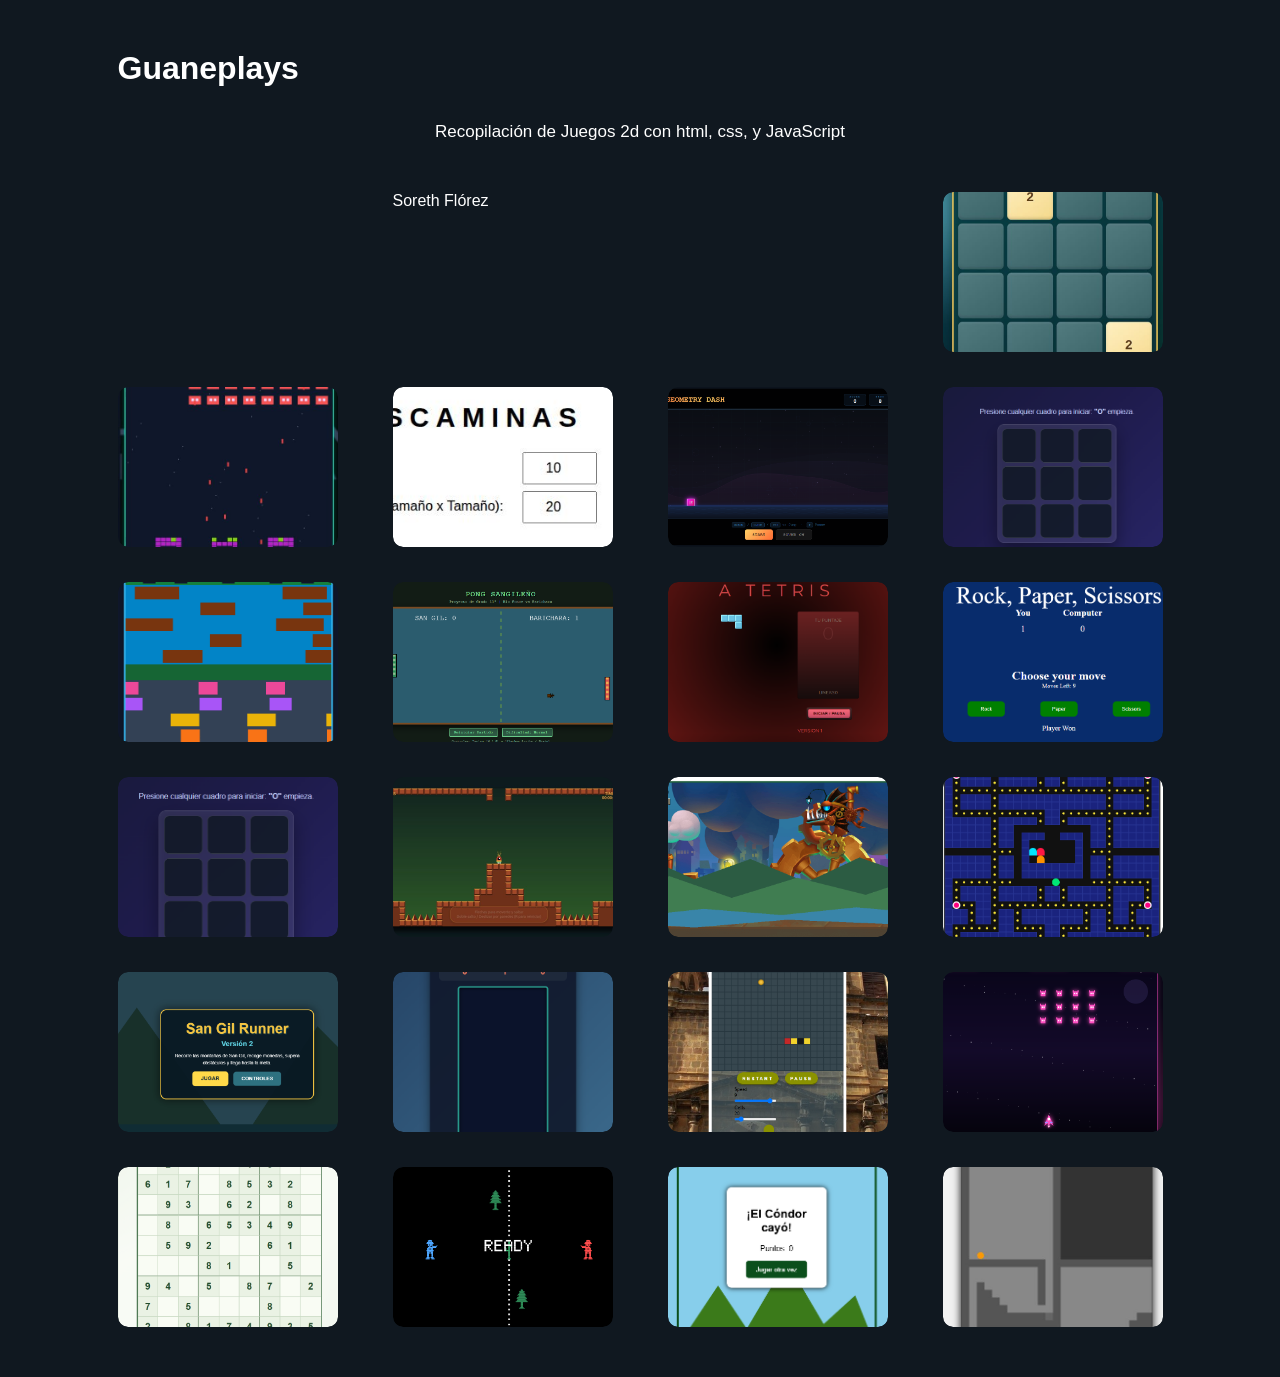
<file: index.html>
<!DOCTYPE html>
<html lang="en">
<head>
    <meta charset="UTF-8">
    <meta name="viewport" content="width=device-width, initial-scale=1.0">
    <title>Sitio Web sw Juegos en JavaScript Sistemas 2026</title>
    <link rel="stylesheet" href="styles.css">
</head>
<body>
    <h1>Guaneplays</h1>
    
    <p> Recopilación de Juegos 2d con html, css, y JavaScript</p>
    <br>
    <br>
    <p>Soreth Flórez</p>
    <br>
    <br>

<br>
<a href="2048_ver2-main/index.html">
<img src="2048_ver2-main/screen1.jpg" alt="HTML tutorial" style="width:42px;height:42px;">

<a href="Angelo-s_Slime_Blast-main/Version 1.1/angelo's_slime_blast1.html">
<img src="Angelo-s_Slime_Blast-main/Version 1.1/screen2.jpg" alt="HTML tutorial" style="width:42px;height:42px;">

<a href="buscaminas-main/Buscaminas-master/index.html">
<img src="buscaminas-main/Buscaminas-master/screen3.jpg" alt="HTML tutorial" style="width:42px;height:42px;">

<a href="Game_JavasCript-main/index.html">
<img src="Game_JavasCript-main/screen 4.png" alt="HTML tutorial" style="width:42px;height:42px;">

<a href="Games_guanentino-main/index.html">
<img src="Games_guanentino-main/screen5.png" alt="HTML tutorial" style="width:42px;height:42px;">

<a href="introduction_java_script-main/frogger modificado/index.html">
<img src="introduction_java_script-main/screen6.png" alt="HTML tutorial" style="width:42px;height:42px;">

<a href="java_script-main/pongV2/index.html">
<img src="java_script-main/screen7.png" alt="HTML tutorial" style="width:42px;height:42px;">

<a href="javascript_tetris-main/index.html">
<img src="javascript_tetris-main/screen8.png" alt="HTML tutorial" style="width:42px;height:42px;">

<a href="javascript-main/version1/index.html">
<img src="javascriptgame-main/screen9.png" alt="HTML tutorial" style="width:42px;height:42px;">

<a href="javascriptgame-main/index.html">
<img src="javascript-main/screen10.png" alt="HTML tutorial" style="width:42px;height:42px;">

<a href="Juego_JavaScript-main/version_2/index.html">
<img src="Juego_JavaScript-main/screen11.jpg" alt="HTML tutorial" style="width:42px;height:42px;">

<a href="juego_java-main/version_2/index.html">
<img src="juego_java-main/screen12.png" alt="HTML tutorial" style="width:42px;height:42px;">

<a href="juego_pacman-main/version_modificada/index.html">
<img src="juego_pacman-main/screen14.png" alt="HTML tutorial" style="width:42px;height:42px;">

<a href="juego-java-main/vercion2/index.html">
<img src="juego-java-main/screen15.png" alt="HTML tutorial" style="width:42px;height:42px;">

<a href="mi_juego-main/index.html">
<img src="mi_juego-main/screen16.png" alt="HTML tutorial" style="width:42px;height:42px;">

<a href="Snake-main/V2/index.html">
<img src="Snake-main/screen17.png" alt="HTML tutorial" style="width:42px;height:42px;">

<a href="space_game-main/version_2/index.html">
<img src="space_game-main/screen18.png" alt="HTML tutorial" style="width:42px;height:42px;">

<a href="Sudoku-main/Sudoku Version 2/index.html">
<img src="Sudoku-main/screen19.png" alt="HTML tutorial" style="width:42px;height:42px;">

<a href="version2_juego-main/index.html">
<img src="version2_juego-main/screen20.png" alt="HTML tutorial" style="width:42px;height:42px;">

<a href="juegitos_html-main/index.html">
<img src="juegitos_html-main/screen11.png"alt="HTML tutorial" style="width:42px;height:42px;">

<a href="juego_de_javascript-main/index.html">
<img src="juego_de_javascript-main/juego_v2/screen21.jpg"alt="HTML tutorial" style="width:42px;height:42px;">


</body>
</html>
</file>
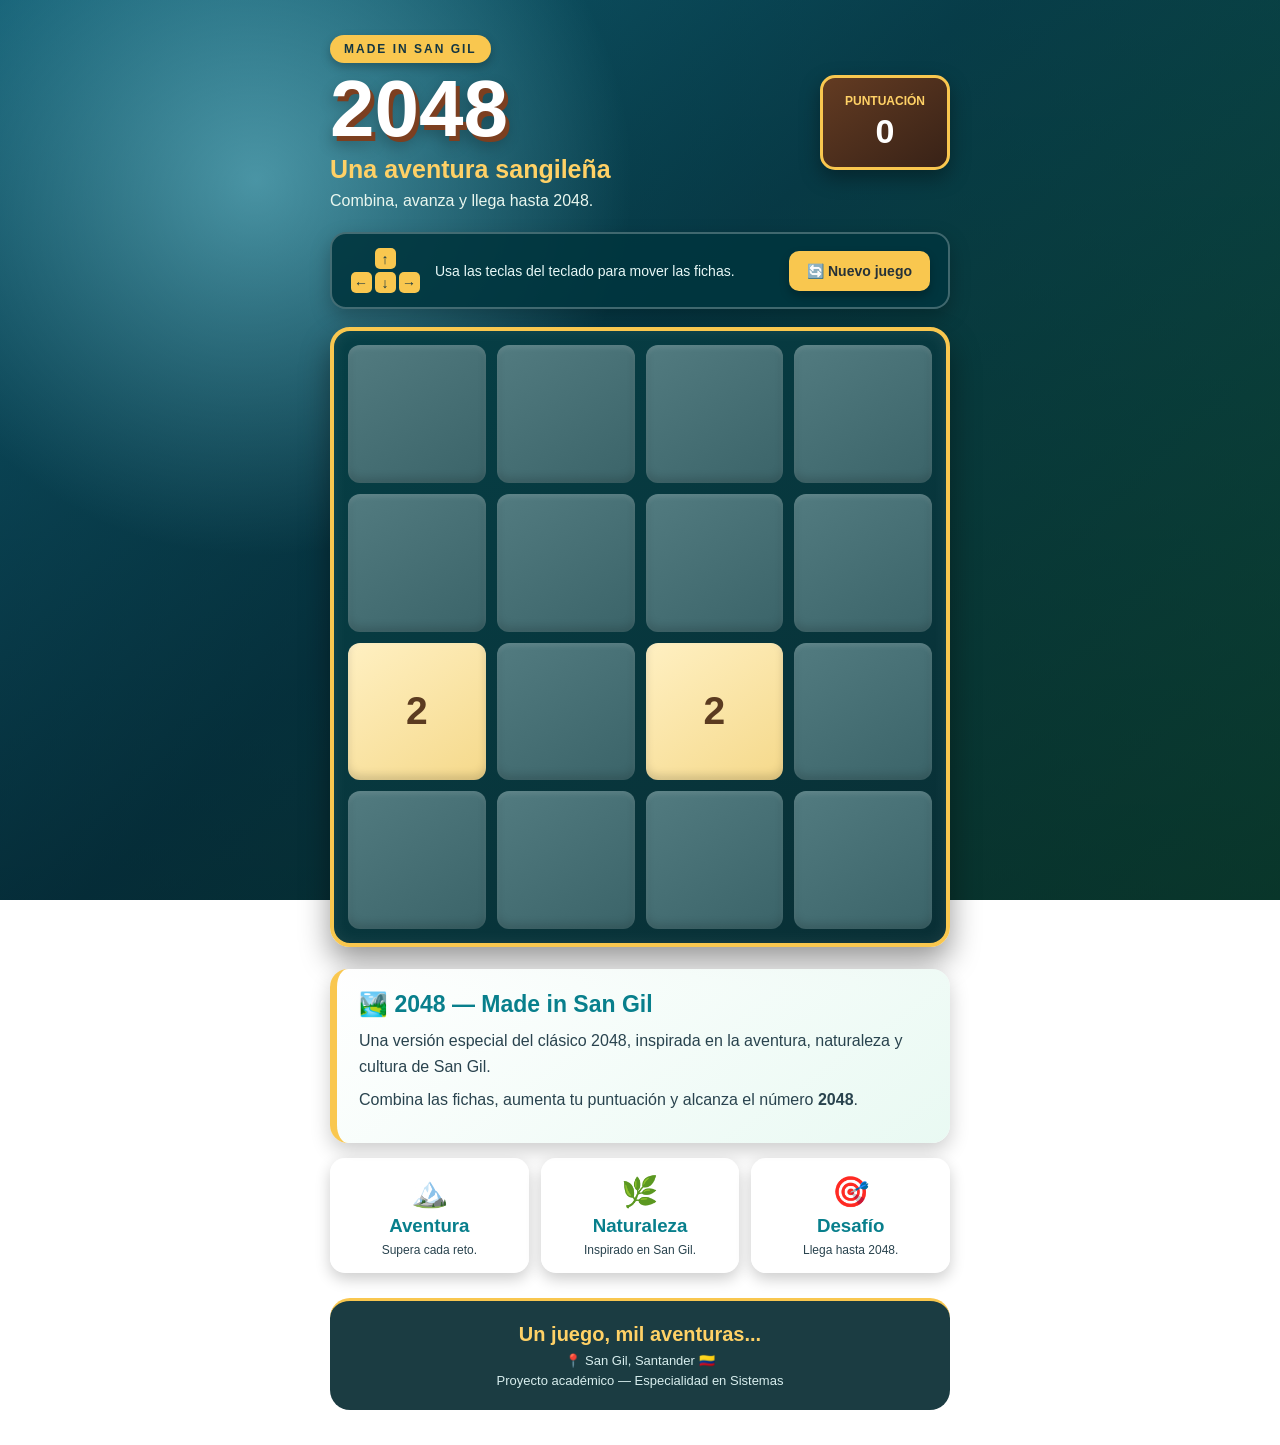
<file: 2048_ver2-main/index.html>
<!DOCTYPE html>
<html lang="es">

<head>
    <meta charset="UTF-8">

    <meta name="viewport" content="width=device-width, initial-scale=1.0">

    <title>2048 - Made in San Gil</title>

    <link rel="stylesheet" href="style.css">
</head>

<body>

    <main class="contenedor">

        <!-- ENCABEZADO -->

        <header class="encabezado">

            <div class="titulo">

                <div class="etiqueta">
                    MADE IN SAN GIL
                </div>

                <h1>2048</h1>

                <h2>Una aventura sangileña</h2>

                <p>
                    Combina, avanza y llega hasta 2048.
                </p>

            </div>


            <div class="puntuacion">

                <span>PUNTUACIÓN</span>

                <strong id="score">0</strong>

            </div>

        </header>


        <!-- INFORMACIÓN DEL JUEGO -->

        <section class="controles">

            <div class="flechas">

                <div class="flecha arriba">↑</div>

                <div class="fila-flechas">

                    <div class="flecha">←</div>

                    <div class="flecha">↓</div>

                    <div class="flecha">→</div>

                </div>

            </div>


            <p>
                Usa las teclas del teclado para mover las fichas.
            </p>


            <button id="nuevo-juego">
                🔄 Nuevo juego
            </button>

        </section>


        <!-- TABLERO -->

        <div id="tablero" class="tablero"></div>


        <!-- MENSAJE DE FIN -->

        <div id="mensaje" class="mensaje oculto">

            <div class="icono-montana">
                🏔️
            </div>

            <h2>¡Llegó tu momento!</h2>

            <p>
                Has llegado al final de esta aventura.
            </p>

            <button id="intentar-nuevamente">
                🎮 Intentar nuevamente
            </button>

        </div>


        <!-- INFORMACIÓN -->

        <section class="aventura">

            <h2>
                🏞️ 2048 — Made in San Gil
            </h2>

            <p>
                Una versión especial del clásico 2048,
                inspirada en la aventura, naturaleza y cultura
                de San Gil.
            </p>

            <p>
                Combina las fichas, aumenta tu puntuación
                y alcanza el número <strong>2048</strong>.
            </p>

        </section>


        <!-- CARACTERÍSTICAS -->

        <section class="tarjetas">

            <div class="tarjeta">
                <span>🏔️</span>
                <h3>Aventura</h3>
                <p>Supera cada reto.</p>
            </div>


            <div class="tarjeta">
                <span>🌿</span>
                <h3>Naturaleza</h3>
                <p>Inspirado en San Gil.</p>
            </div>


            <div class="tarjeta">
                <span>🎯</span>
                <h3>Desafío</h3>
                <p>Llega hasta 2048.</p>
            </div>

        </section>


        <!-- PIE DE PÁGINA -->

        <footer>

            <h3>
                Un juego, mil aventuras...
            </h3>

            <p>
                📍 San Gil, Santander 🇨🇴
            </p>

            <p>
                Proyecto académico — Especialidad en Sistemas
            </p>

        </footer>

    </main>


    <script src="app.js"></script>

</body>

</html>
</file>
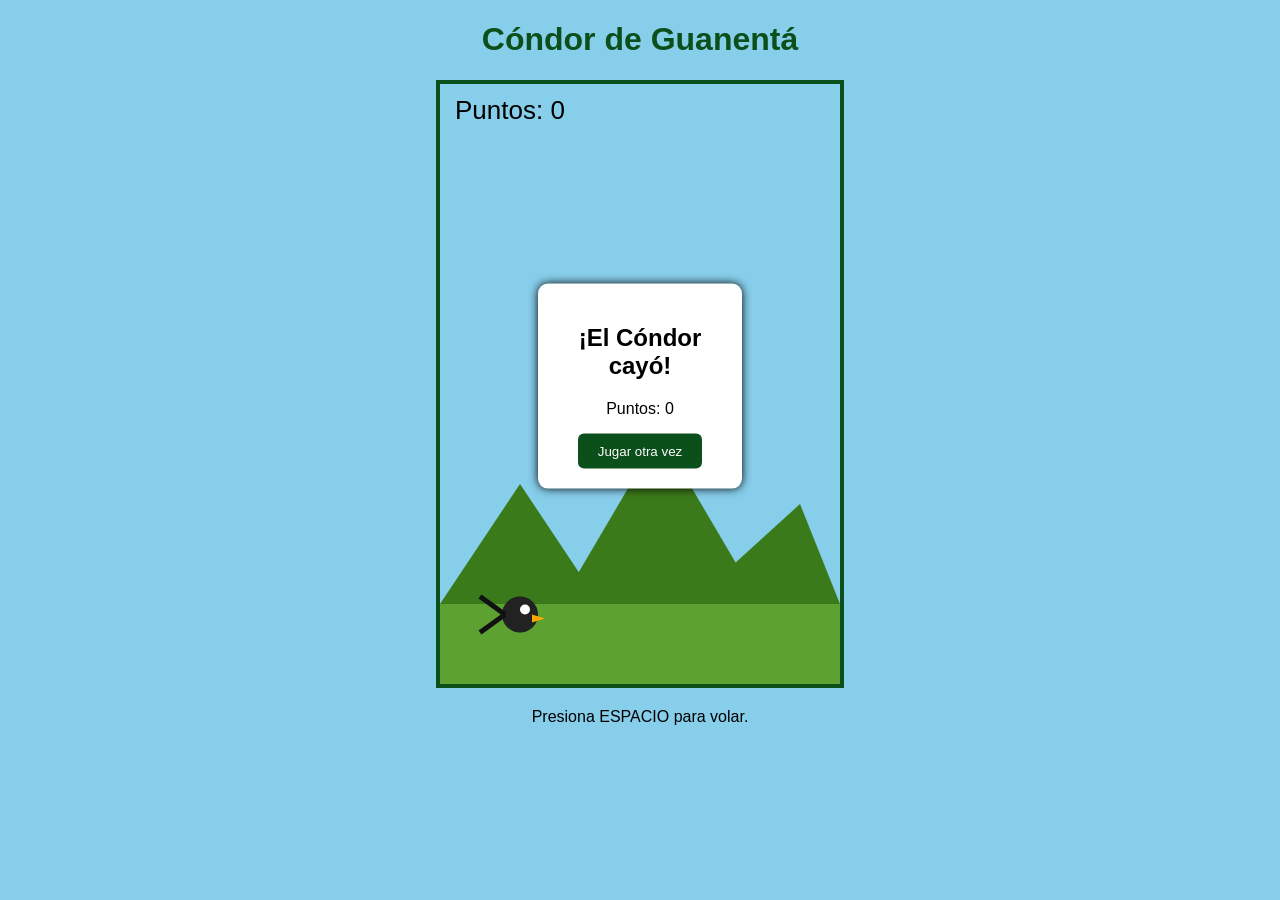
<file: FlappyBird San Gil/index.html>
<!DOCTYPE html>
<html lang="es">
<head>
    <meta charset="UTF-8">
    <meta name="viewport" content="width=device-width, initial-scale=1.0">
    <title>Cóndor de Guanentá</title>
    <link rel="stylesheet" href="style.css">
</head>
<body>

<h1>Cóndor de Guanentá</h1>

<div id="contenedor">
    <canvas id="juego" width="400" height="600"></canvas>

    <div id="gameOver" class="oculto">
        <h2>¡El Cóndor cayó!</h2>
        <p>Puntos: <span id="puntajeFinal">0</span></p>
        <button onclick="reiniciarJuego()">Jugar otra vez</button>
    </div>
</div>

<p>Presiona ESPACIO para volar.</p>

<script src="script.js"></script>

</body>
</html>
</file>
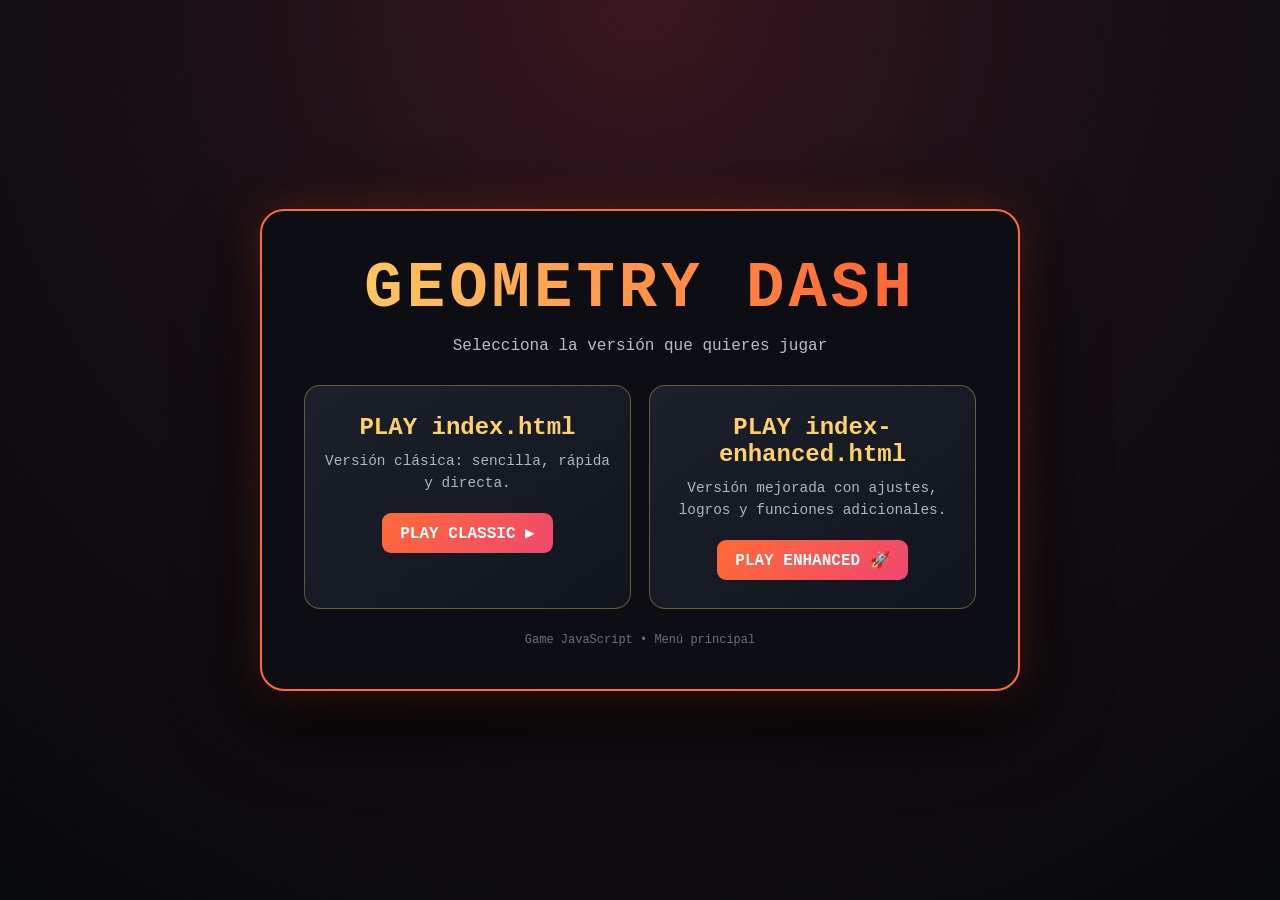
<file: Game_JavasCript-main/index.html>
<!DOCTYPE html>
<html lang="en">
<head>
<meta charset="UTF-8">
<meta name="viewport" content="width=device-width, initial-scale=1.0">
<title>Geometry Dash - Game Select</title>
<style>
*{box-sizing:border-box;margin:0;padding:0}
body{
  min-height:100vh;display:flex;align-items:center;justify-content:center;
  font-family:'Courier New',monospace;color:#fff;
  background:radial-gradient(circle at top,#3a1620 0,#160f14 45%,#08090d 100%);
}
.menu{
  width:min(760px,92%);padding:42px;border:2px solid #ff6b35;border-radius:24px;
  background:rgba(12,14,20,.94);box-shadow:0 0 45px rgba(255,107,53,.22),0 25px 80px #000;
  text-align:center;
}
h1{
  font-size:clamp(2rem,6vw,4rem);letter-spacing:4px;
  background:linear-gradient(90deg,#ffd166,#ff6b35,#ef476f,#ffd166);
  background-size:250% auto;-webkit-background-clip:text;background-clip:text;
  -webkit-text-fill-color:transparent;animation:shine 4s linear infinite;
}
@keyframes shine{to{background-position:250% center}}
.subtitle{margin:12px 0 30px;color:#b8bec9}
.options{display:grid;grid-template-columns:repeat(2,1fr);gap:18px}
.card{
  display:block;text-decoration:none;color:#fff;padding:28px 20px;border-radius:16px;
  border:1px solid rgba(255,209,102,.35);background:linear-gradient(145deg,#1b202b,#11151d);
  transition:.2s transform,.2s box-shadow,.2s border-color;
}
.card:hover{transform:translateY(-5px);border-color:#ffd166;box-shadow:0 0 25px rgba(255,209,102,.2)}
.card h2{color:#ffd166;margin-bottom:10px}.card p{color:#aeb6c2;font-size:.9rem;line-height:1.5}
.play{display:inline-block;margin-top:18px;padding:10px 18px;border-radius:9px;
background:linear-gradient(135deg,#ff6b35,#ef476f);font-weight:bold}
.footer{margin-top:24px;font-size:.75rem;color:#687180}
@media(max-width:620px){.options{grid-template-columns:1fr}.menu{padding:28px 20px}}
</style>
</head>
<body>
<main class="menu">
  <h1>GEOMETRY DASH</h1>
  <p class="subtitle">Selecciona la versión que quieres jugar</p>
  <section class="options">
    <a class="card" href="index-classic.html">
      <h2>PLAY index.html</h2>
      <p>Versión clásica: sencilla, rápida y directa.</p>
      <span class="play">PLAY CLASSIC ▶</span>
    </a>
    <a class="card" href="index-enhanced.html">
      <h2>PLAY index-enhanced.html</h2>
      <p>Versión mejorada con ajustes, logros y funciones adicionales.</p>
      <span class="play">PLAY ENHANCED 🚀</span>
    </a>
  </section>
  <div class="footer">Game JavaScript • Menú principal</div>
</main>
</body>
</html>
</file>
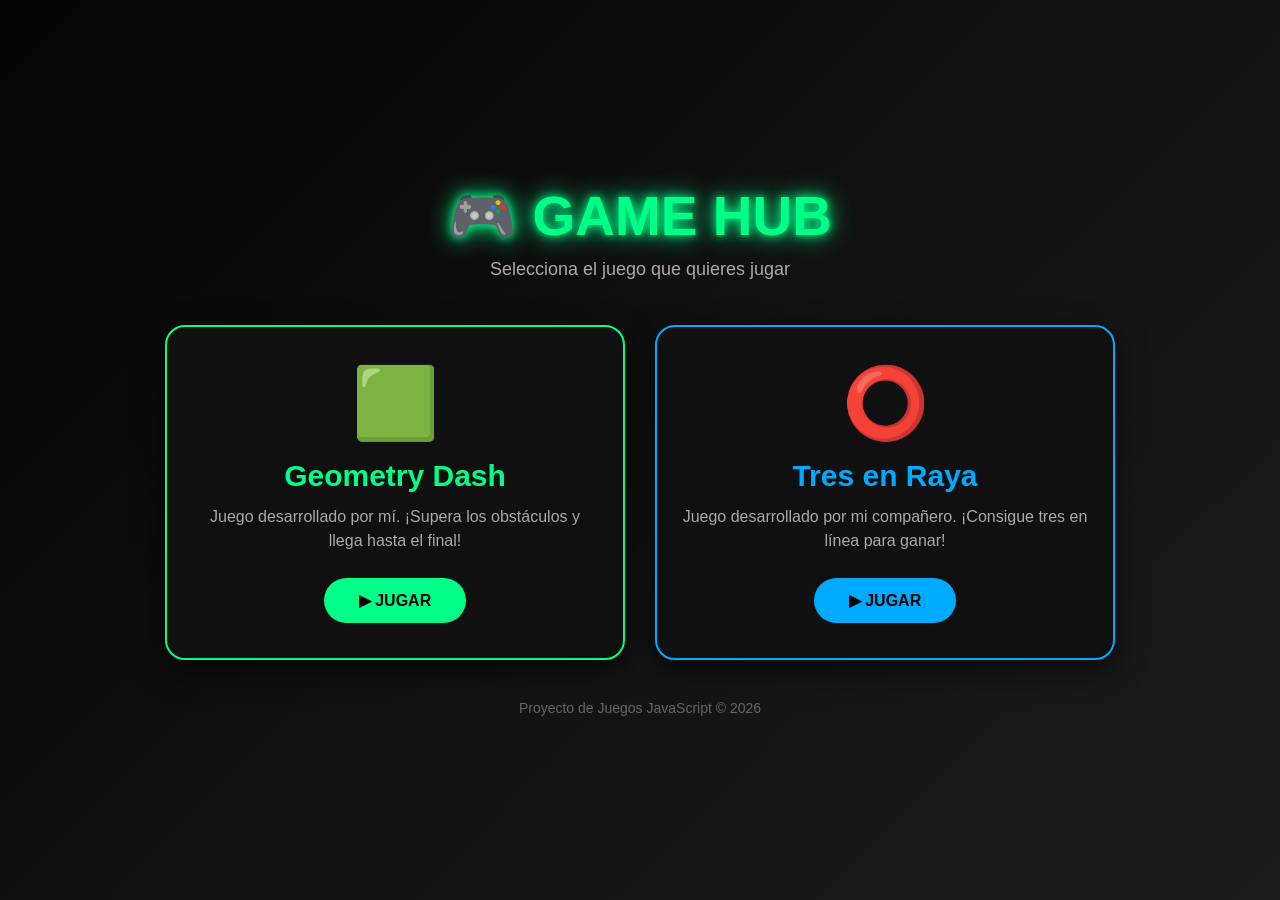
<file: Games_guanentino-main/index.html>
<!DOCTYPE html>
<html lang="es">
<head>
    <meta charset="UTF-8">
    <meta name="viewport" content="width=device-width, initial-scale=1.0">

    <title>Game Hub</title>

    <link rel="stylesheet" href="style.css">
</head>

<body>

    <div class="container">

        <h1>🎮 GAME HUB</h1>

        <p class="subtitle">
            Selecciona el juego que quieres jugar
        </p>

        <div class="games">

            <!-- GEOMETRY DASH -->
            <div class="game geometry">

                <div class="game-icon">🟩</div>
                

                <h2>Geometry Dash</h2>

                <p>
                    Juego desarrollado por mí.
                    ¡Supera los obstáculos y llega hasta el final!
                </p>

                <a class="play" href="Game_JavasCript/index.html">
                    ▶ JUGAR
                </a>

            </div>
            

            <!-- TRES EN RAYA -->
            <div class="game tres-en-raya">

                <div class="game-icon">⭕</div>

                <h2>Tres en Raya</h2>

                <p>
                    Juego desarrollado por mi compañero.
                    ¡Consigue tres en línea para ganar!
                </p>

                <a class="play" href="javascriptgame-main/index.html">
                    ▶ JUGAR
                </a>

            </div>

        </div>

        <footer>
            Proyecto de Juegos JavaScript © 2026
        </footer>

    </div>

</body>
</html>
</file>
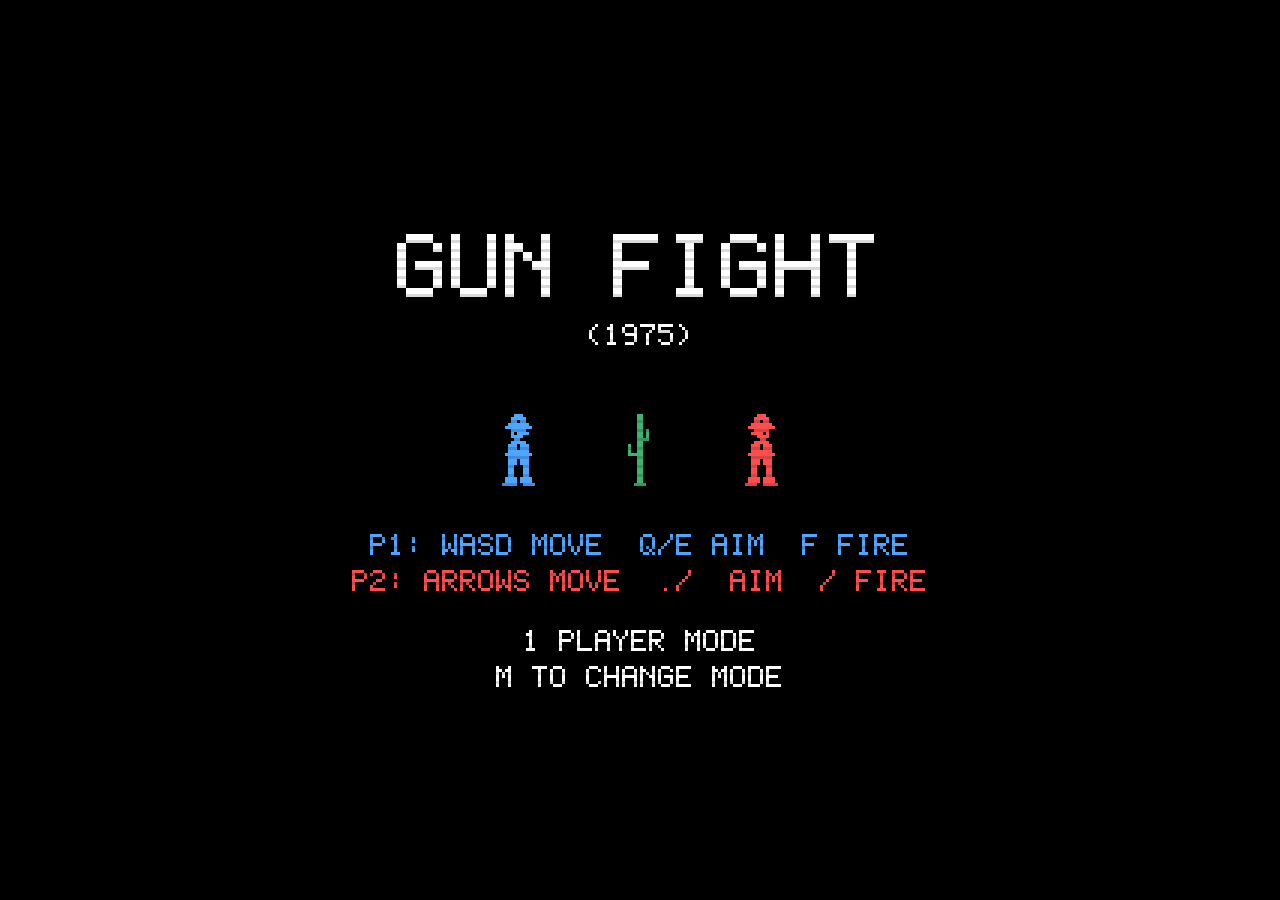
<file: gun_fight/index.html>
<!DOCTYPE html>
<html lang="en">
<head>
    <meta charset="UTF-8">
    <meta name="viewport" content="width=device-width, initial-scale=1.0">
    <title>Gun Fight (1975)</title>
    <link rel="stylesheet" href="style.css">
</head>
<body>
    <canvas id="gameCanvas"></canvas>
    <script src="game.js"></script>
</body>
</html>
</file>
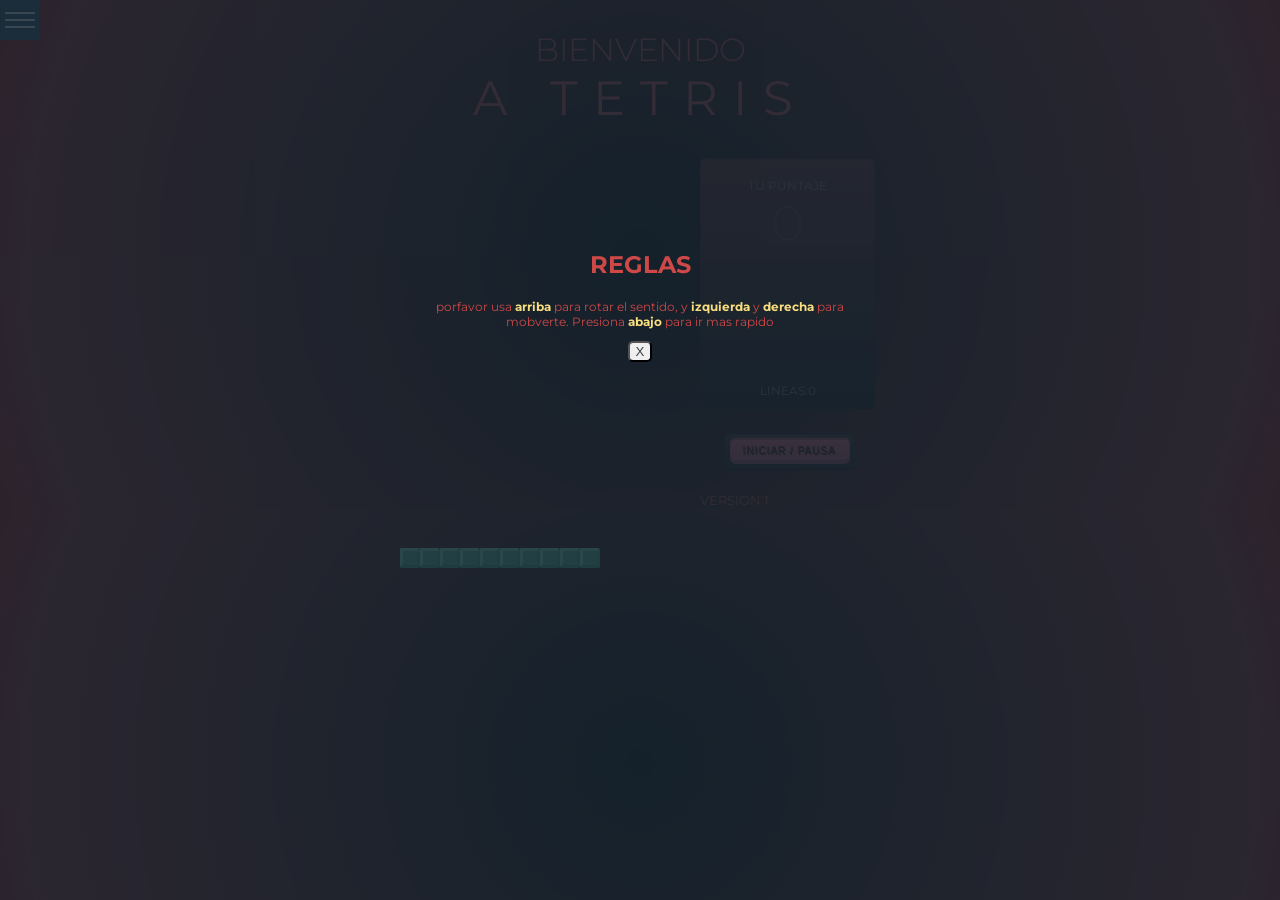
<file: javascript_tetris-main/index.html>
<!DOCTYPE html>
<html lang="en" dir="ltr">

<head>
  <meta charset="utf-8">
  <title>Tetris!</title>
  <script src="js/app.js" charset="utf-8"></script>
  <link rel="stylesheet" href="css/style.css">
  <link href="https://fonts.googleapis.com/css?family=Montserrat:300,400&display=swap" rel="stylesheet">
</head>

<body>
  <div class="menu-wrap">
    <input type="checkbox" class="toggler">
    <div class="hamburger">
      <div></div>
    </div>
    <div class="menu">
      <div class="menu-content">
        <h2 class="t-ucase">reglas</h2>
        <p class="rules"> porfavor usa <b class="key">arriba</b> para rotar el sentido, y <b class="key">izquierda</b>
          y <b class="key">derecha</b> para <br> mobverte. Presiona <b class="key">abajo</b> para ir mas rapido
          </p>
        <button class="close fw-400">X</button>
      </div>
    </div>
  </div>
  <header>
    <h1 class="fw-300 t-ucase">Bienvenido <br><span class="fw-400 t-wide t-big t-ucase">a TETRIS</span></h1>
  </header>
  <main class="game-area">
    <div class="game">
      <div class="grid"></div>
    </div>
    <section>
      <div class="display">
        <h1 class="score fw-400 t-ucase">Tu puntaje <br> <span class="score-display t-ucase fw-300">0</span></h1>
        <div class="previous-shape">
          <div class="previous-grid"></div>
        </div>
        <h2 class="lines-display fw-400 t-ucase">Lineas:<span class="lines-score">0</span></h2>
      </div>
      <button class="button t-ucase" href="#">Iniciar / Pausa</button>
      <small class='footer t-ucase'>VERSION 1</small>
    </section>
  </main>
</body>

</html>
</file>
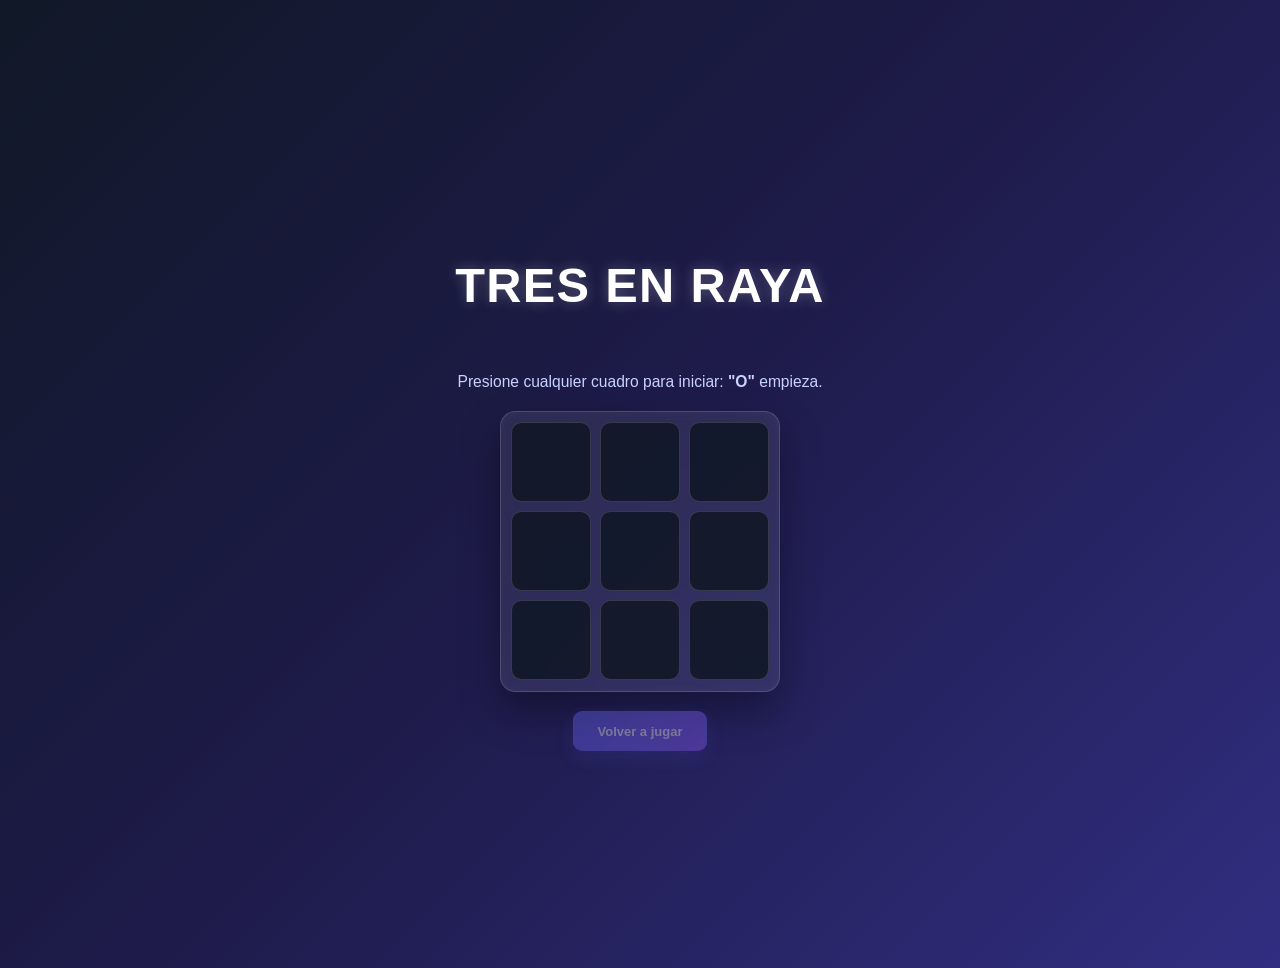
<file: javascriptgame-main/index.html>
<!DOCTYPE html>
<html lang="es">
  <head>
    <meta charset="UTF-8" />
    <meta http-equiv="X-UA-Compatible" content="IE=edge" />
    <meta name="viewport" content="width=device-width, initial-scale=1.0" />
    <link rel="stylesheet" href="./style.css" />
    <title>Tres en raya</title>
  </head>
  <body>
    <div class="contenedor-juego">
      <div class="juego-titulo"><h2>TRES EN RAYA</h2></div>
      <div id="juego-info" class="juego-info"></div>
      <div class="juego-cuadricula">
        <div class="cuadro"></div>
        <div class="cuadro"></div>
        <div class="cuadro"></div>
        <div class="cuadro"></div>
        <div class="cuadro"></div>
        <div class="cuadro"></div>
        <div class="cuadro"></div>
        <div class="cuadro"></div>
        <div class="cuadro"></div>
      </div>

      <div id="juego-boton" class="juego-boton">Volver a jugar</div>
    </div>

    <script src="./script.js"></script>
  </body>
</html>
</file>
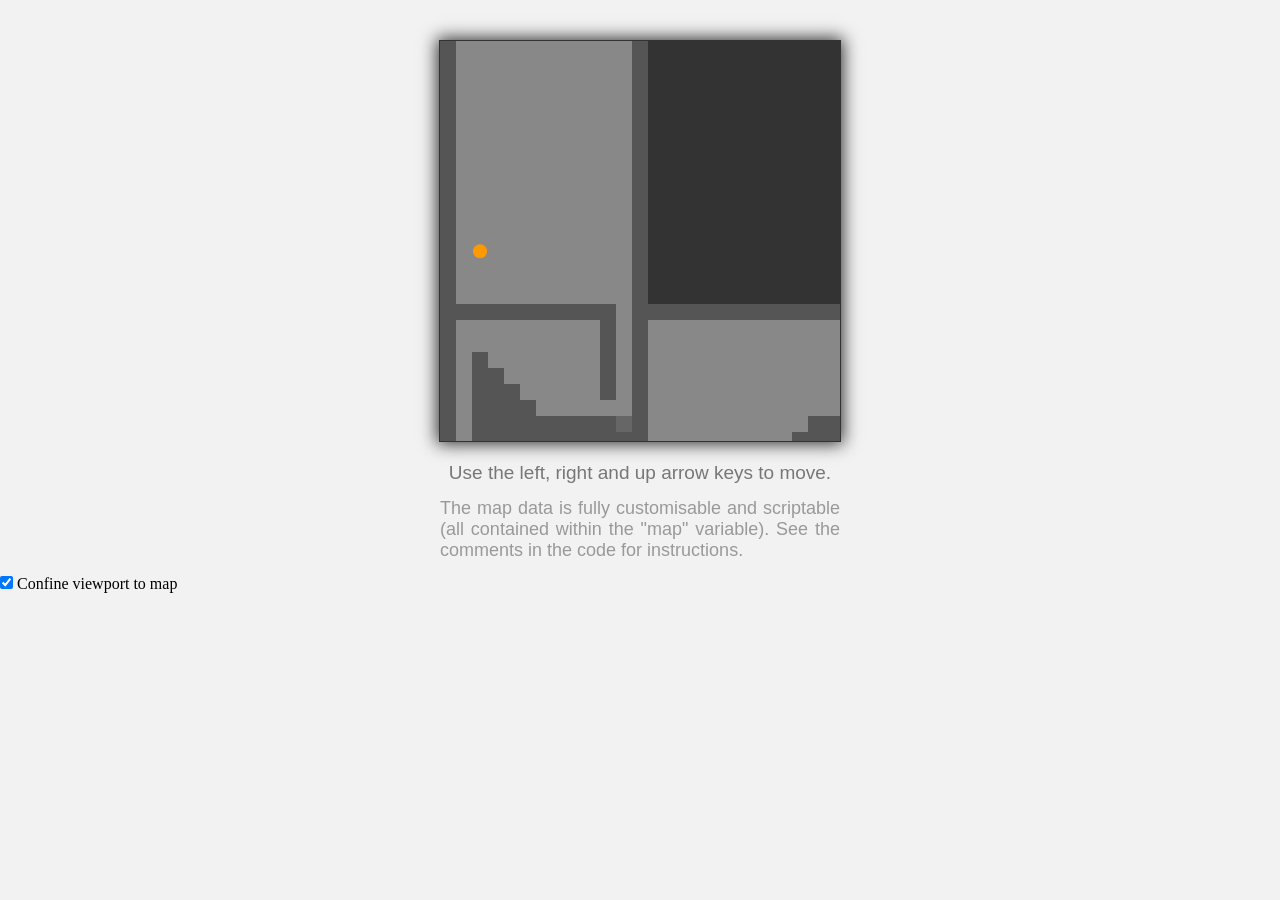
<file: juego_de_javascript-main/index.html>
<!DOCTYPE html>
<html>

<head>
    <title>Clarity</title>

    <link rel="stylesheet" type="text/css" href="style.css" />

    <script type="text/javascript" src="Clarity.js"></script>
</head>

<body>
    <canvas id="canvas"></canvas>

    <p>
        Use the left, right and up arrow keys to move.
    </p>

    <p class="info">
        The map data is fully customisable and scriptable (all contained within the "map" variable). See the comments in the code for instructions.
    </p>

    <label for="viewport">
        <input type="checkbox" id="viewport" onclick="game.limit_viewport=this.checked;" checked/> Confine viewport to map</label>

    <script type="text/javascript">

        window.requestAnimFrame =
            window.requestAnimationFrame ||
            window.webkitRequestAnimationFrame ||
            window.mozRequestAnimationFrame ||
            window.oRequestAnimationFrame ||
            window.msRequestAnimationFrame ||
            function(callback) {
                return window.setTimeout(callback, 1000 / 60);
        };

        var canvas = document.getElementById('canvas'),
            ctx    = canvas.getContext('2d');

        canvas.width = 400;
        canvas.height = 400;
        
        /* Customisable map data */

        var map = {
        
            tile_size: 16,
        
            /*
            
            Key vairables:
            
            id       [required] - an integer that corresponds with a tile in the data array.
            colour   [required] - any javascript compatible colour variable.
            solid    [optional] - whether the tile is solid or not, defaults to false.
            bounce   [optional] - how much velocity is preserved upon hitting the tile, 0.5 is half.
            jump     [optional] - whether the player can jump while over the tile, defaults to false.
            friction [optional] - friction of the tile, must have X and Y values (e.g {x:0.5, y:0.5}).
            gravity  [optional] - gravity of the tile, must have X and Y values (e.g {x:0.5, y:0.5}).
            fore     [optional] - whether the tile is drawn in front of the player, defaults to false.
            script   [optional] - refers to a script in the scripts section, executed if it is touched.
            
            */
            
            keys: [
                {id: 0, colour: '#333', solid: 0},
                {id: 1, colour: '#888', solid: 0},
                {id: 2,colour: '#555',solid: 1,bounce: 0.35},
                {id: 3,colour: 'rgba(121, 220, 242, 0.4)',friction: {x: 0.9,y: 0.9},gravity: {x: 0,y: 0.1},jump: 1,fore: 1},
                {id: 4,colour: '#777',jump: 1},
                {id: 5,colour: '#E373FA',solid: 1,bounce: 1.1},
                {id: 6,colour: '#666',solid: 1,bounce: 0},
                {id: 7,colour: '#73C6FA',solid: 0,script: 'change_colour'},
                {id: 8,colour: '#FADF73',solid: 0,script: 'next_level'},
                {id: 9,colour: '#C93232',solid: 0,script: 'death'},
                {id: 10,colour: '#555',solid: 1},
                {id: 11,colour: '#0FF',solid: 0,script: 'unlock'}
            ],
        
            /* An array representing the map tiles. Each number corresponds to a key */
            data: [
                [2, 2, 2, 2, 2, 2, 2, 2, 2, 2, 2, 2, 2],
                [2, 1, 1, 1, 1, 1, 1, 1, 1, 1, 1, 1, 2],
                [2, 1, 1, 1, 1, 1, 1, 1, 1, 1, 1, 1, 2],
                [2, 1, 1, 1, 1, 1, 1, 1, 1, 1, 1, 1, 2],
                [2, 1, 1, 1, 1, 1, 1, 1, 1, 1, 1, 1, 2],
                [2, 1, 1, 1, 1, 1, 1, 1, 1, 1, 1, 1, 2],
                [2, 1, 1, 1, 1, 1, 1, 1, 1, 1, 1, 1, 2],
                [2, 1, 1, 1, 1, 1, 1, 1, 1, 1, 1, 1, 2],
                [2, 1, 1, 1, 1, 1, 1, 1, 1, 1, 1, 1, 2],
                [2, 1, 1, 1, 1, 1, 1, 1, 1, 1, 1, 1, 2, 0, 0, 0, 0, 0, 0, 0, 0, 0, 0, 0, 0, 0, 0, 0, 0, 0, 2, 6, 6, 6, 6, 6, 2],
                [2, 1, 1, 1, 1, 1, 1, 1, 1, 1, 1, 1, 2, 0, 0, 0, 0, 0, 0, 0, 0, 0, 0, 0, 0, 0, 0, 0, 0, 0, 2, 1, 1, 1, 1, 1, 2],
                [2, 1, 1, 1, 1, 1, 1, 1, 1, 1, 1, 1, 2, 0, 0, 0, 0, 0, 0, 0, 0, 0, 0, 0, 0, 0, 0, 0, 0, 0, 2, 1, 1, 1, 1, 1, 2],
                [2, 1, 1, 1, 1, 1, 1, 1, 1, 1, 1, 1, 2, 0, 0, 0, 0, 0, 0, 0, 0, 0, 0, 0, 0, 0, 0, 0, 0, 0, 2, 1, 1, 1, 1, 1, 2],
                [2, 1, 1, 1, 1, 1, 1, 1, 1, 1, 1, 1, 2, 0, 0, 0, 0, 0, 0, 0, 0, 0, 0, 0, 0, 0, 0, 0, 0, 2, 2, 1, 1, 1, 1, 1, 2, 2, 2],
                [2, 1, 1, 1, 1, 1, 1, 1, 1, 1, 1, 1, 2, 0, 0, 0, 0, 0, 0, 0, 0, 0, 0, 0, 0, 0, 0, 0, 0, 2, 7, 1, 1, 1, 1, 1, 1, 1, 2],
                [2, 1, 1, 1, 1, 1, 1, 1, 1, 1, 1, 1, 2, 0, 0, 0, 0, 0, 0, 0, 0, 0, 0, 0, 0, 0, 0, 0, 0, 2, 2, 2, 2, 4, 2, 2, 2, 1, 2],
                [2, 1, 1, 1, 1, 1, 1, 1, 1, 1, 1, 1, 2, 0, 0, 0, 0, 0, 0, 0, 0, 0, 0, 0, 0, 0, 0, 0, 0, 0, 0, 0, 2, 4, 2, 1, 1, 1, 2],
                [2, 1, 1, 1, 1, 1, 1, 1, 1, 1, 1, 1, 2, 0, 0, 0, 0, 0, 0, 0, 0, 0, 0, 0, 0, 0, 0, 0, 0, 0, 0, 0, 2, 4, 2, 1, 2, 2, 2],
                [2, 1, 1, 1, 1, 1, 1, 1, 1, 1, 1, 1, 2, 0, 0, 0, 0, 0, 0, 0, 0, 0, 0, 0, 0, 0, 0, 0, 0, 0, 0, 0, 2, 4, 2, 1, 2],
                [2, 1, 1, 1, 1, 1, 1, 1, 1, 1, 1, 1, 2, 0, 0, 0, 0, 0, 0, 0, 0, 0, 0, 0, 0, 0, 0, 0, 0, 0, 0, 0, 2, 4, 2, 1, 2],
                [2, 1, 1, 1, 1, 1, 1, 1, 1, 1, 1, 1, 2, 0, 0, 0, 0, 0, 0, 0, 0, 0, 0, 0, 0, 0, 0, 0, 0, 0, 0, 0, 2, 4, 2, 1, 2],
                [2, 1, 1, 1, 1, 1, 1, 1, 1, 1, 1, 1, 2, 0, 0, 0, 0, 0, 0, 0, 0, 0, 0, 0, 0, 0, 0, 0, 0, 0, 0, 0, 2, 4, 2, 1, 2],
                [2, 1, 1, 1, 1, 1, 1, 1, 1, 1, 1, 1, 2, 0, 0, 0, 0, 0, 0, 0, 0, 0, 0, 0, 0, 0, 0, 0, 0, 0, 0, 0, 2, 4, 2, 1, 2],
                [2, 1, 1, 1, 1, 1, 1, 1, 1, 1, 1, 1, 2, 0, 0, 0, 0, 0, 0, 0, 0, 0, 0, 0, 0, 0, 0, 0, 0, 0, 0, 0, 2, 4, 2, 1, 2],
                [2, 1, 1, 1, 1, 1, 1, 1, 1, 1, 1, 1, 2, 0, 0, 0, 0, 0, 0, 0, 0, 0, 0, 0, 0, 0, 0, 0, 0, 0, 0, 0, 2, 4, 2, 1, 2],
                [2, 1, 1, 1, 1, 1, 1, 1, 1, 1, 1, 1, 2, 0, 0, 0, 0, 0, 0, 0, 0, 0, 0, 0, 0, 0, 0, 0, 0, 0, 0, 0, 2, 4, 2, 1, 2],
                [2, 1, 1, 1, 1, 1, 1, 1, 1, 1, 1, 1, 2, 0, 0, 0, 0, 0, 0, 0, 0, 0, 0, 0, 0, 0, 0, 0, 0, 0, 0, 0, 2, 4, 2, 1, 2],
                [2, 2, 2, 2, 2, 2, 2, 2, 2, 2, 2, 1, 2, 2, 2, 2, 2, 2, 2, 2, 2, 2, 2, 2, 2, 2, 2, 2, 2, 2, 2, 2, 2, 4, 2, 1, 2],
                [2, 1, 1, 1, 1, 1, 1, 1, 1, 1, 2, 1, 2, 1, 1, 1, 1, 1, 1, 1, 1, 1, 1, 1, 1, 1, 1, 1, 1, 1, 1, 1, 2, 4, 2, 1, 2],
                [2, 1, 1, 1, 1, 1, 1, 1, 1, 1, 2, 1, 2, 1, 1, 1, 1, 1, 1, 1, 1, 1, 1, 1, 1, 1, 1, 1, 1, 1, 1, 1, 2, 4, 2, 1, 2, 2, 2, 2, 2, 2, 2, 2, 2, 2, 2, 2, 2],
                [2, 1, 2, 1, 1, 1, 1, 1, 1, 1, 2, 1, 2, 1, 1, 1, 1, 1, 1, 1, 1, 1, 1, 1, 1, 1, 1, 1, 1, 1, 1, 1, 2, 4, 2, 1, 2, 2, 2, 2, 2, 2, 2, 2, 1, 1, 1, 1, 2],
                [2, 1, 2, 2, 1, 1, 1, 1, 1, 1, 2, 1, 2, 1, 1, 1, 1, 1, 1, 1, 1, 1, 1, 1, 1, 1, 1, 1, 1, 1, 1, 1, 2, 4, 2, 1, 2, 2, 2, 2, 2, 2, 2, 2, 1, 1, 1, 1, 2],
                [2, 1, 2, 2, 2, 1, 1, 1, 1, 1, 2, 1, 2, 1, 1, 1, 1, 1, 1, 1, 1, 1, 1, 1, 1, 1, 1, 1, 1, 1, 1, 1, 2, 4, 2, 1, 2, 2, 2, 2, 2, 2, 2, 2, 1, 1, 1, 1, 2],
                [2, 1, 2, 2, 2, 2, 1, 1, 1, 1, 1, 1, 2, 1, 1, 1, 1, 1, 1, 1, 1, 1, 1, 1, 1, 1, 1, 1, 1, 1, 1, 1, 1, 4, 2, 1, 2, 2, 2, 2, 2, 2, 2, 2, 8, 1, 1, 1, 2],
                [2, 1, 2, 2, 2, 2, 2, 2, 2, 2, 2, 6, 2, 1, 1, 1, 1, 1, 1, 1, 1, 1, 1, 2, 2, 1, 1, 1, 2, 2, 2, 2, 2, 2, 2, 1, 2, 2, 2, 2, 2, 2, 2, 2, 2, 2, 2, 4, 2],
                [2, 1, 2, 2, 2, 2, 2, 2, 2, 2, 2, 2, 2, 1, 1, 1, 1, 1, 1, 1, 1, 1, 2, 2, 2, 9, 9, 9, 2, 10, 10, 10, 10, 10, 10, 1, 1, 1, 1, 1, 1, 1, 11, 2, 2, 2, 2, 4, 2],
                [2, 1, 1, 1, 1, 1, 1, 1, 1, 1, 1, 1, 1, 1, 1, 1, 1, 1, 1, 1, 1, 2, 2, 2, 2, 2, 2, 2, 2, 10, 2, 2, 2, 2, 2, 2, 2, 2, 2, 2, 2, 2, 2, 2, 2, 2, 2, 4, 2],
                [2, 1, 1, 1, 1, 1, 1, 1, 1, 1, 1, 1, 1, 1, 1, 1, 1, 1, 1, 1, 2, 2, 2, 2, 2, 2, 2, 2, 2, 1, 2, 2, 2, 2, 2, 2, 2, 2, 2, 2, 2, 2, 2, 2, 2, 2, 2, 4, 2],
                [2, 1, 1, 1, 1, 1, 1, 1, 1, 1, 1, 1, 1, 1, 1, 1, 1, 1, 1, 2, 2, 2, 2, 2, 2, 2, 2, 2, 2, 1, 2, 2, 2, 2, 2, 2, 2, 2, 2, 2, 2, 2, 2, 2, 2, 2, 2, 4, 2, 2, 2, 2, 2, 2, 2, 2],
                [2, 6, 2, 2, 2, 2, 2, 2, 2, 2, 2, 2, 2, 2, 2, 2, 2, 2, 2, 2, 2, 2, 2, 2, 2, 2, 2, 2, 2, 1, 2, 2, 2, 2, 2, 2, 2, 2, 2, 2, 2, 2, 2, 2, 2, 2, 2, 4, 2, 1, 1, 1, 1, 1, 1, 2],
                [2, 2, 2, 2, 2, 2, 2, 2, 2, 2, 2, 2, 2, 2, 2, 2, 2, 2, 2, 2, 2, 2, 2, 2, 2, 2, 2, 2, 2, 1, 2, 2, 2, 2, 2, 2, 2, 2, 2, 2, 2, 2, 2, 2, 2, 2, 2, 4, 1, 1, 1, 1, 1, 1, 1, 2],
                [2, 1, 1, 1, 1, 1, 1, 1, 1, 1, 1, 1, 1, 1, 1, 1, 1, 1, 1, 1, 1, 1, 1, 1, 1, 1, 1, 1, 1, 1, 2, 2, 2, 2, 2, 2, 2, 2, 2, 2, 2, 2, 2, 2, 2, 2, 2, 2, 2, 2, 2, 2, 2, 2, 1, 2],
                [2, 1, 1, 2, 2, 2, 2, 2, 2, 2, 2, 2, 2, 2, 2, 2, 2, 2, 2, 2, 6, 6, 6, 2, 2, 2, 2, 2, 2, 6, 2, 2, 2, 2, 1, 1, 1, 1, 1, 1, 1, 1, 1, 1, 1, 1, 1, 1, 1, 1, 1, 1, 1, 1, 1, 2],
                [2, 1, 1, 2, 2, 2, 2, 1, 1, 1, 1, 1, 1, 1, 1, 1, 1, 1, 1, 1, 1, 1, 1, 1, 1, 1, 1, 1, 2, 2, 2, 2, 2, 2, 1, 1, 1, 1, 1, 1, 1, 1, 1, 1, 1, 1, 1, 1, 1, 1, 1, 1, 1, 1, 1, 2],
                [2, 1, 1, 2, 2, 2, 1, 1, 1, 1, 1, 1, 1, 1, 1, 1, 1, 1, 1, 1, 1, 1, 1, 1, 1, 1, 1, 1, 1, 1, 1, 1, 1, 2, 1, 1, 2, 2, 2, 2, 2, 2, 2, 2, 2, 2, 2, 2, 2, 2, 2, 2, 2, 2, 2, 2],
                [2, 1, 1, 2, 2, 1, 1, 1, 1, 1, 1, 1, 1, 1, 1, 1, 1, 1, 1, 1, 1, 1, 1, 1, 1, 1, 1, 1, 1, 1, 1, 1, 1, 2, 1, 1, 1, 1, 1, 1, 1, 1, 1, 1, 1, 1, 1, 1, 2],
                [2, 1, 1, 2, 1, 1, 1, 1, 1, 1, 1, 1, 1, 1, 1, 1, 1, 1, 1, 1, 1, 1, 1, 1, 2, 2, 2, 2, 2, 1, 1, 1, 1, 2, 1, 1, 1, 1, 1, 1, 1, 1, 1, 1, 1, 1, 1, 1, 2],
                [2, 1, 1, 1, 1, 1, 1, 1, 1, 1, 1, 1, 1, 1, 1, 1, 1, 1, 1, 1, 1, 1, 1, 1, 1, 2, 2, 2, 2, 1, 1, 1, 1, 2, 1, 1, 1, 1, 1, 1, 1, 1, 1, 1, 1, 1, 1, 1, 2],
                [2, 1, 1, 1, 1, 1, 1, 1, 1, 1, 1, 1, 1, 1, 1, 1, 1, 1, 1, 1, 1, 1, 1, 1, 1, 1, 2, 2, 2, 1, 1, 1, 1, 2, 5, 5, 2, 1, 1, 1, 1, 1, 1, 1, 1, 1, 1, 1, 2],
                [2, 1, 1, 1, 1, 1, 1, 1, 1, 1, 1, 1, 1, 1, 1, 1, 1, 1, 1, 1, 1, 1, 1, 1, 1, 1, 1, 2, 2, 1, 1, 1, 1, 2, 2, 2, 2, 2, 1, 1, 1, 1, 1, 1, 1, 1, 1, 1, 2],
                [2, 1, 1, 1, 1, 1, 1, 1, 1, 1, 1, 1, 1, 1, 1, 1, 1, 1, 1, 1, 1, 1, 1, 1, 1, 1, 1, 1, 2, 1, 1, 1, 1, 2, 2, 2, 2, 2, 2, 1, 1, 1, 1, 1, 1, 1, 1, 1, 2],
                [2, 1, 1, 1, 1, 1, 1, 1, 1, 1, 1, 1, 1, 1, 1, 1, 1, 1, 1, 1, 1, 1, 1, 1, 1, 1, 1, 1, 2, 1, 1, 1, 1, 2, 2, 2, 2, 2, 2, 2, 1, 1, 1, 1, 1, 1, 1, 1, 2],
                [2, 1, 1, 1, 1, 1, 1, 1, 1, 1, 1, 1, 1, 1, 1, 1, 1, 1, 1, 1, 1, 1, 1, 1, 1, 1, 1, 1, 2, 1, 1, 1, 1, 2, 2, 2, 2, 2, 2, 2, 2, 1, 1, 1, 1, 1, 1, 1, 2],
                [2, 1, 1, 1, 1, 1, 1, 1, 1, 1, 1, 1, 1, 1, 1, 1, 1, 1, 1, 1, 1, 1, 1, 1, 1, 1, 1, 1, 2, 3, 3, 3, 3, 2, 2, 2, 2, 2, 2, 2, 2, 2, 2, 2, 3, 3, 3, 3, 2],
                [2, 1, 1, 1, 1, 1, 1, 1, 1, 1, 1, 1, 1, 1, 1, 1, 1, 1, 1, 1, 1, 1, 1, 1, 1, 1, 1, 1, 2, 3, 3, 3, 3, 2, 2, 2, 2, 2, 2, 2, 2, 2, 2, 2, 3, 3, 3, 3, 2],
                [2, 1, 1, 1, 1, 1, 1, 1, 1, 1, 1, 1, 1, 1, 1, 1, 1, 1, 1, 1, 1, 1, 1, 1, 1, 1, 1, 1, 2, 3, 3, 3, 3, 2, 2, 2, 2, 2, 2, 2, 2, 2, 2, 2, 3, 3, 3, 3, 2],
                [2, 1, 1, 1, 1, 1, 1, 1, 1, 1, 1, 1, 1, 1, 1, 1, 1, 1, 1, 1, 1, 1, 1, 1, 1, 1, 1, 1, 2, 3, 3, 3, 3, 2, 2, 2, 2, 2, 2, 2, 2, 2, 2, 2, 3, 3, 3, 3, 2],
                [2, 1, 1, 1, 1, 1, 1, 1, 1, 1, 1, 1, 1, 1, 1, 1, 1, 1, 1, 1, 1, 1, 1, 1, 1, 1, 1, 1, 2, 3, 3, 3, 3, 3, 3, 3, 3, 3, 3, 3, 3, 3, 3, 3, 3, 3, 3, 3, 2],
                [2, 1, 1, 1, 1, 1, 1, 1, 1, 1, 1, 1, 1, 1, 1, 1, 1, 1, 1, 1, 1, 1, 1, 1, 1, 1, 1, 1, 2, 3, 3, 3, 3, 3, 3, 3, 3, 3, 3, 3, 3, 3, 3, 3, 3, 3, 3, 3, 2],
                [2, 1, 1, 1, 1, 1, 1, 1, 1, 1, 1, 1, 1, 1, 1, 1, 1, 1, 1, 1, 5, 5, 5, 1, 1, 1, 1, 1, 2, 3, 3, 3, 3, 3, 3, 3, 3, 3, 3, 3, 3, 3, 3, 3, 3, 3, 3, 3, 2],
                [2, 2, 2, 2, 2, 2, 2, 2, 2, 2, 2, 2, 2, 2, 2, 2, 2, 2, 2, 2, 2, 2, 2, 2, 2, 2, 2, 2, 2, 2, 2, 2, 2, 2, 2, 2, 2, 2, 2, 2, 2, 2, 2, 2, 2, 2, 2, 2, 2]
            ],
        
            /* Default gravity of the map */
            
            gravity: {
                x: 0,
                y: 0.3
            },
            
            /* Velocity limits */
        
            vel_limit: {
                x: 2,
                y: 16
            },
        
            /* Movement speed when the key is pressed */
            
            movement_speed: {
                jump: 6,
                left: 0.3,
                right: 0.3
            },
            
            /* The coordinates at which the player spawns and the colour of the player */
        
            player: {
                x: 2,
                y: 2,
                colour: '#FF9900'
            },
            
            /* scripts refered to by the "script" variable in the tile keys */
        
            scripts: {
                change_colour: 'this.player.colour = "#"+(Math.random()*0xFFFFFF<<0).toString(16);',
                /* you could load a new map variable here */
                next_level: 'alert("Yay! You won! Reloading map.");this.load_map(map);',
                death: 'alert("You died!");this.load_map(map);',
                unlock: 'this.current_map.keys[10].solid = 0;this.current_map.keys[10].colour = "#888";'
            }
        };
        
        /* Setup of the engine */
        
        var game = new Clarity();
        game.set_viewport(canvas.width, canvas.height);
        game.load_map(map);

        /* Limit the viewport to the confines of the map */
        
        game.limit_viewport = true;

        var Loop = function() {

            ctx.fillStyle = '#333';
            ctx.fillRect(0, 0, canvas.width, canvas.height);

            game.update();
            game.draw(ctx);

            window.requestAnimFrame(Loop);
        };

        /* Start */
        
        Loop();
        
    </script>
</body>

</html>
</file>
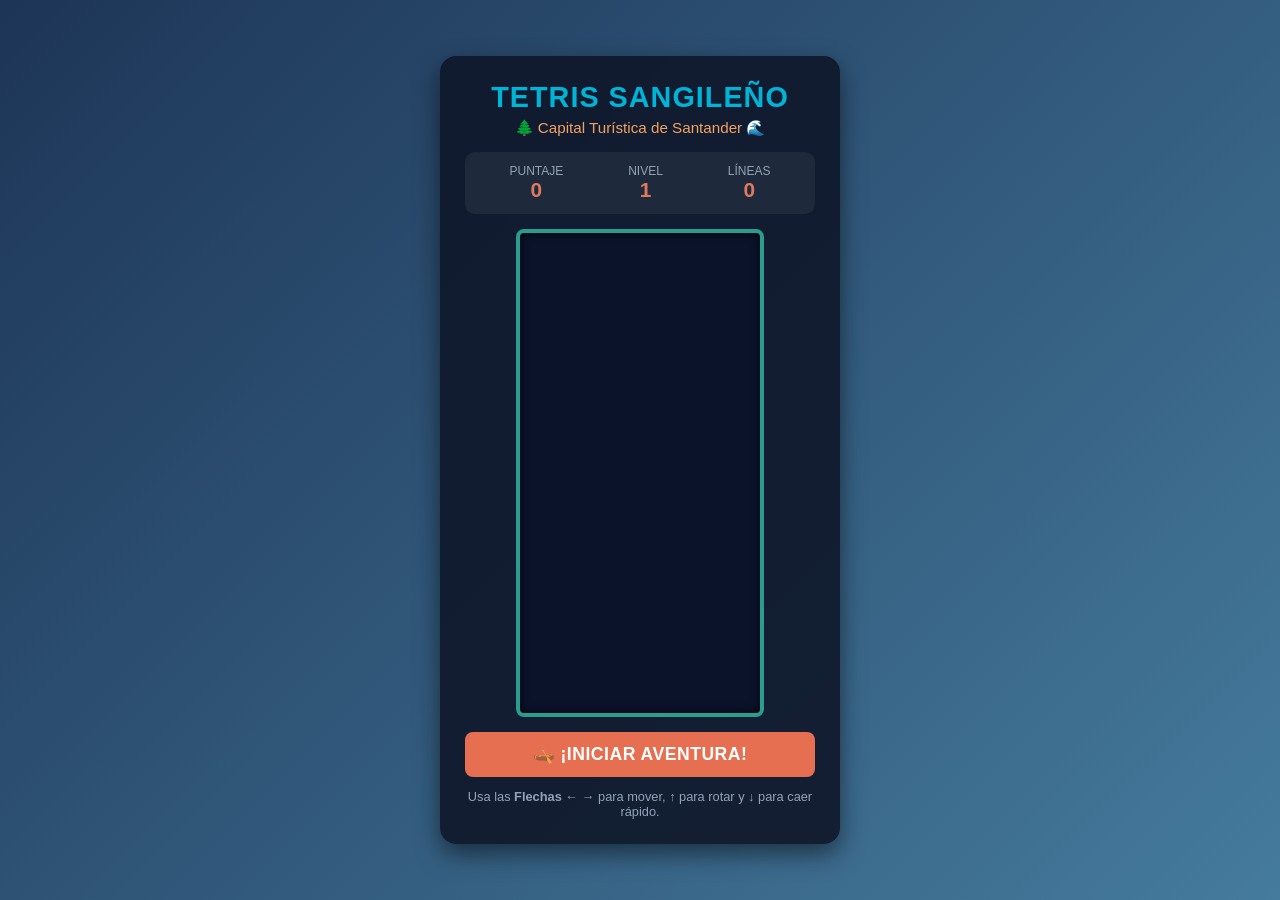
<file: mi_juego-main/index.html>
<!DOCTYPE html>
<html lang="es">
<head>
  <meta charset="UTF-8">
  <meta name="viewport" content="width=device-width, initial-scale=1.0">
  <title>Tetris Sangileño - Capital Turística de Santander</title>
  <style>
    * {
      box-sizing: border-box;
      margin: 0;
      padding: 0;
      font-family: 'Segoe UI', Tahoma, Geneva, Verdana, sans-serif;
    }

    body {
      background: linear-gradient(135deg, #1d3557, #457b9d);
      color: #fff;
      display: flex;
      justify-content: center;
      align-items: center;
      min-height: 100vh;
      padding: 20px;
    }

    .container {
      background-color: rgba(15, 23, 42, 0.9);
      padding: 25px;
      border-radius: 16px;
      box-shadow: 0 10px 25px rgba(0, 0, 0, 0.5);
      text-align: center;
      max-width: 400px;
      width: 100%;
    }

    h1 {
      color: #00b4d8;
      font-size: 1.8rem;
      margin-bottom: 5px;
      text-transform: uppercase;
      letter-spacing: 1px;
    }

    .subtitle {
      color: #f4a261;
      font-size: 0.95rem;
      margin-bottom: 15px;
    }

    .stats-panel {
      display: flex;
      justify-content: space-around;
      background: #1e293b;
      padding: 12px;
      border-radius: 10px;
      margin-bottom: 15px;
    }

    .stat-box {
      display: flex;
      flex-direction: column;
    }

    .stat-label {
      font-size: 0.75rem;
      color: #94a3b8;
      text-transform: uppercase;
    }

    .stat-value {
      font-size: 1.3rem;
      font-weight: bold;
      color: #e07a5f;
    }

    canvas {
      border: 4px solid #2a9d8f;
      border-radius: 8px;
      background-color: #0b132b;
      box-shadow: inset 0 0 10px rgba(0, 0, 0, 0.8);
      display: block;
      margin: 0 auto 15px auto;
    }

    button {
      background-color: #e76f51;
      color: white;
      border: none;
      padding: 12px 24px;
      font-size: 1.1rem;
      font-weight: bold;
      border-radius: 8px;
      cursor: pointer;
      transition: background-color 0.2s, transform 0.1s;
      width: 100%;
      text-transform: uppercase;
      letter-spacing: 0.5px;
    }

    button:hover {
      background-color: #f4a261;
    }

    button:active {
      transform: scale(0.98);
    }

    .controls-hint {
      margin-top: 12px;
      font-size: 0.8rem;
      color: #94a3b8;
    }
  </style>
</head>
<body>

  <div class="container">
    <h1>TETRIS SANGILEÑO</h1>
    <div class="subtitle">🌲 Capital Turística de Santander 🌊</div>

    <div class="stats-panel">
      <div class="stat-box">
        <span class="stat-label">Puntaje</span>
        <span class="stat-value" id="score">0</span>
      </div>
      <div class="stat-box">
        <span class="stat-label">Nivel</span>
        <span class="stat-value" id="level">1</span>
      </div>
      <div class="stat-box">
        <span class="stat-label">Líneas</span>
        <span class="stat-value" id="lines">0</span>
      </div>
    </div>

    <!-- Canvas con dimensiones fijas de 10x20 bloques de 24px (240x480px) -->
    <canvas id="board" width="240" height="480"></canvas>

    <button id="play-button">🛶 ¡Iniciar Aventura!</button>

    <div class="controls-hint">
      Usa las <b>Flechas ← →</b> para mover, <b>↑</b> para rotar y <b>↓</b> para caer rápido.
    </div>
  </div>

  <script>
    // 1. OBTENER REFERENCIAS Y CONFIGURAR CANVAS
    const canvas = document.getElementById('board');
    const ctx = canvas.getContext('2d');
    const playButton = document.getElementById('play-button');
    const scoreElement = document.getElementById('score');
    const levelElement = document.getElementById('level');
    const linesElement = document.getElementById('lines');

    const COLS = 10;
    const ROWS = 20;
    const BLOCK_SIZE = 24;

    // Escalar contexto a unidades 1x1
    ctx.scale(BLOCK_SIZE, BLOCK_SIZE);

    // Colores Sangileños
    const COLORS = [
      null,
      '#00B4D8', // Azul Río Fonce
      '#D4A373', // Piedra Barichara
      '#E07A5F', // Atardecer Chicamocha
      '#F4A261', // Hormiga Culona Dorada
      '#2A9D8F', // Hojas Gallineral
      '#6F4E37', // Café Sangileño
      '#E76F51'  // Kayak
    ];

    // Formas de las fichas (Tetraminos)
    const SHAPES = [
      [],
      [[0, 0, 0, 0], [1, 1, 1, 1], [0, 0, 0, 0], [0, 0, 0, 0]], // I
      [[2, 0, 0], [2, 2, 2], [0, 0, 0]],                      // J
      [[0, 0, 3], [3, 3, 3], [0, 0, 0]],                      // L
      [[4, 4], [4, 4]],                                      // O
      [[0, 5, 5], [5, 5, 0], [0, 0, 0]],                      // S
      [[0, 6, 0], [6, 6, 6], [0, 0, 0]],                      // T
      [[7, 7, 0], [0, 7, 7], [0, 0, 0]]                       // Z
    ];

    // ESTADO DEL JUEGO
    let board = createBoard();
    let piece = null;
    let requestId = null;
    let lastTime = 0;
    let dropCounter = 0;
    let dropInterval = 1000;
    let score = 0;
    let lines = 0;
    let level = 1;
    let gameOver = false;

    function createBoard() {
      return Array.from({ length: ROWS }, () => Array(COLS).fill(0));
    }

    function getNewPiece() {
      const typeId = Math.floor(Math.random() * 7) + 1;
      return {
        x: Math.floor(COLS / 2) - 1,
        y: 0,
        shape: SHAPES[typeId]
      };
    }

    // 2. INICIAR EL JUEGO
    function play() {
      board = createBoard();
      score = 0;
      lines = 0;
      level = 1;
      dropInterval = 1000;
      gameOver = false;
      updateScore();

      piece = getNewPiece();

      if (requestId) {
        cancelAnimationFrame(requestId);
      }

      document.removeEventListener('keydown', handleKeyPress);
      document.addEventListener('keydown', handleKeyPress);

      lastTime = performance.now();
      animate();
    }

    function updateScore() {
      scoreElement.innerText = score;
      levelElement.innerText = level;
      linesElement.innerText = lines;
    }

    // DETECCIÓN DE COLISIONES
    function collide(board, piece) {
      for (let y = 0; y < piece.shape.length; y++) {
        for (let x = 0; x < piece.shape[y].length; x++) {
          if (piece.shape[y][x] !== 0) {
            let newX = piece.x + x;
            let newY = piece.y + y;

            if (newX < 0 || newX >= COLS || newY >= ROWS) {
              return true;
            }
            if (newY >= 0 && board[newY][newX] !== 0) {
              return true;
            }
          }
        }
      }
      return false;
    }

    // FIJAR PIEZA Y BORRAR LÍNEAS
    function merge(board, piece) {
      piece.shape.forEach((row, y) => {
        row.forEach((value, x) => {
          if (value > 0) {
            board[piece.y + y][piece.x + x] = value;
          }
        });
      });
    }

    function clearLines() {
      let linesCleared = 0;
      outer: for (let y = ROWS - 1; y >= 0; y--) {
        for (let x = 0; x < COLS; x++) {
          if (board[y][x] === 0) continue outer;
        }

        const row = board.splice(y, 1)[0].fill(0);
        board.unshift(row);
        y++;
        linesCleared++;
      }

      if (linesCleared > 0) {
        lines += linesCleared;
        score += linesCleared * 100 * level;
        level = Math.floor(lines / 10) + 1;
        dropInterval = Math.max(100, 1000 - (level - 1) * 100);
        updateScore();
      }
    }

    // CAÍDA DE LA PIEZA
    function drop() {
      piece.y++;
      if (collide(board, piece)) {
        piece.y--;
        merge(board, piece);
        clearLines();
        piece = getNewPiece();

        if (collide(board, piece)) {
          gameOver = true;
        }
      }
      dropCounter = 0;
    }

    // ROTACIÓN DE LA PIEZA
    function rotate(shape) {
      const transposed = shape[0].map((_, i) => shape.map(row => row[i]));
      return transposed.map(row => row.reverse());
    }

    function playerRotate() {
      const originalShape = piece.shape;
      piece.shape = rotate(piece.shape);
      if (collide(board, piece)) {
        piece.shape = originalShape;
      }
    }

    // DIBUJAR EN EL CANVAS
    function draw() {
      ctx.fillStyle = '#0b132b';
      ctx.fillRect(0, 0, COLS, ROWS);

      // Dibujar tablero
      board.forEach((row, y) => {
        row.forEach((value, x) => {
          if (value > 0) {
            ctx.fillStyle = COLORS[value];
            ctx.fillRect(x, y, 1, 1);
          }
        });
      });

      // Dibujar pieza activa
      if (piece) {
        piece.shape.forEach((row, y) => {
          row.forEach((value, x) => {
            if (value > 0) {
              ctx.fillStyle = COLORS[value];
              ctx.fillRect(piece.x + x, piece.y + y, 1, 1);
            }
          });
        });
      }

      // Mensaje de Fin de Juego
      if (gameOver) {
        ctx.fillStyle = 'rgba(0, 0, 0, 0.75)';
        ctx.fillRect(0, 5, COLS, 10);
        ctx.fillStyle = '#E76F51';
        ctx.font = '1px sans-serif';
        ctx.textAlign = 'center';
        ctx.fillText('FIN DEL JUEGO', COLS / 2, 9);
      }
    }

    // BUCLE DE ANIMACIÓN
    function animate(time = 0) {
      const deltaTime = time - lastTime;
      lastTime = time;

      if (!gameOver) {
        dropCounter += deltaTime;
        if (dropCounter > dropInterval) {
          drop();
        }
        draw();
        requestId = requestAnimationFrame(animate);
      } else {
        draw();
      }
    }

    // CONTROLES DE TECLADO
    function handleKeyPress(event) {
      if (gameOver) return;

      if (event.key === 'ArrowLeft') {
        piece.x--;
        if (collide(board, piece)) piece.x++;
      } else if (event.key === 'ArrowRight') {
        piece.x++;
        if (collide(board, piece)) piece.x--;
      } else if (event.key === 'ArrowDown') {
        drop();
      } else if (event.key === 'ArrowUp') {
        playerRotate();
      }
    }

    // 3. VINCULAR BOTÓN
    playButton.addEventListener('click', play);
  </script>
</body>
</html>
</file>
<file: styles.css>
* {
    margin: 0;
    padding: 0;
    box-sizing: border-box;
}

body {
    font-family: Arial, sans-serif;
    background-color: #101820;
    color: white;

    padding: 50px;

    display: grid;
    grid-template-columns: repeat(4, 220px);
    justify-content: center;
    gap: 35px 55px;
}


/* TÍTULO */

body > p:first-child {
    grid-column: 1 / -1;

    text-align: center;

    font-size: 38px;
    font-weight: bold;

    margin-bottom: 5px;
}


/* DESCRIPCIÓN */

body > p:nth-child(2) {
    grid-column: 1 / -1;

    text-align: center;

    font-size: 17px;

    margin-bottom: 15px;
}


/* CADA ENLACE */

body > a {
    display: block;

    width: 220px;
    height: 160px;

    overflow: hidden;

    border-radius: 10px;

    text-decoration: none;
}


/* CADA IMAGEN */

body > a img {
    display: block;

    width: 220px !important;
    height: 160px !important;

    object-fit: cover;

    border-radius: 10px;
}


/* EFECTO AL PASAR EL CURSOR */

body > a:hover img {
    transform: scale(1.04);
}

body > a img {
    transition: transform 0.2s ease;
}


/* TABLET */

@media (max-width: 1100px) {

    body {
        grid-template-columns: repeat(3, 220px);
    }
}


/* CELULAR */

@media (max-width: 800px) {

    body {
        grid-template-columns: repeat(2, 200px);

        padding: 30px 20px;

        gap: 25px;
    }

    body > a {
        width: 200px;
        height: 145px;
    }

    body > a img {
        width: 200px !important;
        height: 145px !important;
    }
}
</file>
<file: 2048_ver2-main/style.css>
/* =========================================
   CONFIGURACIÓN GENERAL
========================================= */

* {
    box-sizing: border-box;
    margin: 0;
    padding: 0;
}


body {

    font-family: Arial, Helvetica, sans-serif;

    min-height: 100vh;

    color: white;

    background:

        linear-gradient(
            rgba(0, 60, 70, 0.35),
            rgba(0, 30, 40, 0.55)
        ),

        radial-gradient(
            circle at 20% 20%,
            #79d2e6,
            transparent 30%
        ),

        linear-gradient(
            135deg,
            #176b87,
            #0b3d4a 45%,
            #14532d
        );

    background-attachment: fixed;

}


/* =========================================
   CONTENEDOR
========================================= */

.contenedor {

    width: 620px;

    max-width: 94%;

    margin: 35px auto;

}


/* =========================================
   ENCABEZADO
========================================= */

.encabezado {

    display: flex;

    justify-content: space-between;

    align-items: center;

    gap: 20px;

    margin-bottom: 22px;

}


/* =========================================
   TÍTULO
========================================= */

.etiqueta {

    display: inline-block;

    background: #f9c74f;

    color: #143642;

    padding: 7px 14px;

    border-radius: 20px;

    font-size: 12px;

    font-weight: bold;

    letter-spacing: 2px;

    box-shadow:
        0 4px 10px rgba(0,0,0,0.25);

}


h1 {

    font-size: 80px;

    line-height: 0.9;

    margin-top: 10px;

    color: white;

    text-shadow:

        4px 5px 0 #7c3f20,

        0 8px 15px rgba(0,0,0,0.3);

}


.titulo h2 {

    color: #ffd166;

    font-size: 25px;

    margin-top: 10px;

}


.titulo p {

    margin-top: 8px;

    font-size: 16px;

    color: #e9f7ef;

}


/* =========================================
   PUNTUACIÓN
========================================= */

.puntuacion {

    min-width: 130px;

    padding: 16px;

    text-align: center;

    border-radius: 15px;

    background:

        linear-gradient(
            145deg,
            #633b22,
            #382217
        );

    border: 3px solid #f9c74f;

    box-shadow:

        0 8px 20px rgba(0,0,0,0.35);

}


.puntuacion span {

    display: block;

    font-size: 12px;

    font-weight: bold;

    color: #ffd166;

}


.puntuacion strong {

    display: block;

    margin-top: 4px;

    font-size: 34px;

    color: white;

}


/* =========================================
   CONTROLES
========================================= */

.controles {

    display: flex;

    align-items: center;

    gap: 15px;

    padding: 14px 18px;

    margin-bottom: 18px;

    border-radius: 16px;

    background: rgba(0, 54, 63, 0.90);

    border: 2px solid rgba(255,255,255,0.25);

    box-shadow:

        0 8px 20px rgba(0,0,0,0.25);

}


.controles p {

    flex: 1;

    font-size: 14px;

    color: #e7f8f7;

}


/* =========================================
   FLECHAS
========================================= */

.flechas {

    width: 70px;

    text-align: center;

}


.fila-flechas {

    display: flex;

    justify-content: center;

    gap: 3px;

}


.flecha {

    width: 21px;

    height: 21px;

    display: flex;

    justify-content: center;

    align-items: center;

    border-radius: 5px;

    background: #f9c74f;

    color: #143642;

    font-weight: bold;

    font-size: 14px;

}


.arriba {

    margin: auto;

    margin-bottom: 3px;

}


/* =========================================
   BOTONES
========================================= */

button {

    border: none;

    padding: 12px 18px;

    border-radius: 10px;

    background: #f9c74f;

    color: #263238;

    font-size: 14px;

    font-weight: bold;

    cursor: pointer;

    box-shadow:

        0 5px 10px rgba(0,0,0,0.25);

    transition: 0.2s;

}


button:hover {

    transform: translateY(-3px);

    background: #ffd166;

    box-shadow:

        0 8px 15px rgba(0,0,0,0.35);

}


/* =========================================
   TABLERO
========================================= */

.tablero {

    padding: 14px;

    display: grid;

    grid-template-columns: repeat(4, 1fr);

    gap: 11px;

    border-radius: 20px;

    background:

        linear-gradient(
            145deg,
            #063f46,
            #092f35
        );

    border: 4px solid #f9c74f;

    box-shadow:

        0 15px 30px rgba(0,0,0,0.40),

        inset 0 0 15px rgba(255,255,255,0.08);

}


/* =========================================
   CASILLAS
========================================= */

.casilla {

    width: 100%;

    aspect-ratio: 1 / 1;

    display: flex;

    justify-content: center;

    align-items: center;

    border-radius: 12px;

    background:

        linear-gradient(
            145deg,
            #527b80,
            #3b6469
        );

    color: rgba(255,255,255,0.25);

    font-size: 39px;

    font-weight: bold;

    box-shadow:

        inset 0 3px 5px rgba(255,255,255,0.10),

        inset 0 -5px 8px rgba(0,0,0,0.15);

}


/* =========================================
   FICHAS
========================================= */

.numero-2 {

    background:
        linear-gradient(
            145deg,
            #fff0c2,
            #f5d98b
        );

    color: #5b3b20;

}


.numero-4 {

    background:
        linear-gradient(
            145deg,
            #b8e986,
            #75c45b
        );

    color: #164b24;

}


.numero-8 {

    background:
        linear-gradient(
            145deg,
            #36d1c4,
            #009f9a
        );

    color: white;

}


.numero-16 {

    background:
        linear-gradient(
            145deg,
            #20b9df,
            #087ea4
        );

    color: white;

}


.numero-32 {

    background:
        linear-gradient(
            145deg,
            #985cf0,
            #6535bd
        );

    color: white;

}


.numero-64 {

    background:
        linear-gradient(
            145deg,
            #ff4fa3,
            #d81b75
        );

    color: white;

}


.numero-128 {

    background:
        linear-gradient(
            145deg,
            #ffae22,
            #ef7200
        );

    color: white;

    font-size: 32px;

}


.numero-256 {

    background:
        linear-gradient(
            145deg,
            #ff5252,
            #c62828
        );

    color: white;

    font-size: 32px;

}


.numero-512 {

    background:
        linear-gradient(
            145deg,
            #8e4de8,
            #4a148c
        );

    color: white;

    font-size: 32px;

}


.numero-1024 {

    background:
        linear-gradient(
            145deg,
            #178ee8,
            #07529c
        );

    color: white;

    font-size: 27px;

}


.numero-2048 {

    background:
        linear-gradient(
            145deg,
            #ffd43b,
            #f08c00
        );

    color: white;

    font-size: 27px;

    border: 3px solid white;

    box-shadow:

        0 0 20px #ffd43b,

        0 0 35px rgba(255,212,59,0.5);

}


/* =========================================
   MENSAJE FINAL
========================================= */

.mensaje {

    margin-top: 20px;

    padding: 25px;

    text-align: center;

    border-radius: 18px;

    background:

        linear-gradient(
            145deg,
            #fff7df,
            #ffffff
        );

    color: #29434e;

    border: 3px solid #f9c74f;

    box-shadow:

        0 10px 25px rgba(0,0,0,0.3);

}


.icono-montana {

    font-size: 50px;

    margin-bottom: 8px;

}


.mensaje h2 {

    color: #14532d;

    margin-bottom: 8px;

}


.mensaje p {

    margin-bottom: 15px;

}


.oculto {

    display: none;

}


/* =========================================
   SECCIÓN AVENTURA
========================================= */

.aventura {

    margin-top: 22px;

    padding: 22px;

    border-radius: 18px;

    background:

        linear-gradient(
            145deg,
            rgba(255,255,255,0.96),
            rgba(232,249,242,0.96)
        );

    color: #29434e;

    border-left: 7px solid #f9c74f;

    box-shadow:

        0 8px 20px rgba(0,0,0,0.2);

}


.aventura h2 {

    color: #087f8c;

    margin-bottom: 10px;

    font-size: 23px;

}


.aventura p {

    line-height: 1.6;

    margin-bottom: 8px;

}


/* =========================================
   TARJETAS
========================================= */

.tarjetas {

    display: grid;

    grid-template-columns: repeat(3, 1fr);

    gap: 12px;

    margin-top: 15px;

}


.tarjeta {

    padding: 16px 10px;

    text-align: center;

    border-radius: 15px;

    background: rgba(255,255,255,0.94);

    color: #29434e;

    box-shadow:

        0 6px 15px rgba(0,0,0,0.2);

    transition: 0.2s;

}


.tarjeta:hover {

    transform: translateY(-5px);

}


.tarjeta span {

    font-size: 30px;

}


.tarjeta h3 {

    color: #087f8c;

    margin: 6px 0;

}


.tarjeta p {

    font-size: 12px;

}


/* =========================================
   FOOTER
========================================= */

footer {

    margin-top: 25px;

    padding: 22px;

    text-align: center;

    border-radius: 20px;

    background: rgba(3, 39, 46, 0.9);

    border-top: 3px solid #f9c74f;

}


footer h3 {

    color: #ffd166;

    font-size: 20px;

    margin-bottom: 7px;

}


footer p {

    color: #d8eeee;

    font-size: 13px;

    margin-top: 5px;

}


/* =========================================
   RESPONSIVE
========================================= */

@media (max-width: 650px) {

    .contenedor {

        margin: 20px auto;

    }


    .encabezado {

        align-items: flex-start;

    }


    h1 {

        font-size: 60px;

    }


    .titulo h2 {

        font-size: 20px;

    }


    .puntuacion {

        min-width: 100px;

    }


    .controles {

        flex-wrap: wrap;

    }


    .controles p {

        min-width: 150px;

    }


    .tablero {

        gap: 8px;

        padding: 10px;

    }


    .casilla {

        font-size: 27px;

    }


    .numero-128,
    .numero-256,
    .numero-512 {

        font-size: 22px;

    }


    .numero-1024,
    .numero-2048 {

        font-size: 19px;

    }


    .tarjetas {

        grid-template-columns: 1fr;

    }

}
</file>
<file: FlappyBird San Gil/style.css>
body{
    margin:0;
    background:#87CEEB;
    font-family:Arial, sans-serif;
    text-align:center;
}

h1{
    color:#0b4f1b;
}

#contenedor{
    position:relative;
    display:inline-block;
}

canvas{
    border:4px solid #0b4f1b;
    background:linear-gradient(#87CEEB,#c8f7c5);
}

#gameOver{
    position:absolute;
    top:50%;
    left:50%;
    transform:translate(-50%,-50%);
    background:white;
    padding:20px;
    border-radius:10px;
    box-shadow:0 0 10px black;
}

.oculto{
    display:none;
}

button{
    background:#0b4f1b;
    color:white;
    border:none;
    padding:10px 20px;
    border-radius:6px;
    cursor:pointer;
}
</file>
<file: Games_guanentino-main/style.css>
/* ================================
   CONFIGURACIÓN GENERAL
================================ */

* {
    margin: 0;
    padding: 0;
    box-sizing: border-box;
}

body {
    min-height: 100vh;
    font-family: Arial, Helvetica, sans-serif;

    background: linear-gradient(
        135deg,
        #050505,
        #111111,
        #1d1d1d
    );

    color: white;

    display: flex;
    justify-content: center;
    align-items: center;
}


/* ================================
   CONTENEDOR PRINCIPAL
================================ */

.container {
    width: 90%;
    max-width: 950px;
    text-align: center;
}


/* ================================
   TÍTULO
================================ */

h1 {
    font-size: 55px;
    margin-bottom: 10px;

    color: #00ff88;

    text-shadow:
        0 0 10px #00ff88,
        0 0 25px #00ff88;
}

.subtitle {
    color: #aaaaaa;
    font-size: 18px;
    margin-bottom: 45px;
}


/* ================================
   TARJETAS DE JUEGOS
================================ */

.games {
    display: grid;
    grid-template-columns: repeat(2, 1fr);
    gap: 30px;
}

.game {
    background: #101010;

    border: 2px solid #333;

    border-radius: 20px;

    padding: 35px 25px;

    box-shadow:
        0 10px 30px rgba(0, 0, 0, 0.6);

    transition: 0.3s ease;
}

.game:hover {
    transform: translateY(-8px);

    border-color: #00ff88;

    box-shadow:
        0 0 25px rgba(0, 255, 136, 0.3);
}


/* ================================
   ICONOS
================================ */

.game-icon {
    font-size: 70px;
    margin-bottom: 15px;
}


/* ================================
   NOMBRES
================================ */

.game h2 {
    font-size: 30px;
    margin-bottom: 12px;
}

.game p {
    color: #aaaaaa;

    line-height: 1.5;

    margin-bottom: 25px;
}


/* ================================
   BOTÓN JUGAR
================================ */

.play {
    display: inline-block;

    text-decoration: none;

    color: #000000;

    background: #00ff88;

    padding: 13px 35px;

    border-radius: 30px;

    font-weight: bold;

    transition: 0.3s ease;
}

.play:hover {
    background: white;

    transform: scale(1.08);

    box-shadow:
        0 0 15px #ffffff;
}


/* ================================
   COLORES ESPECÍFICOS
================================ */

/* Geometry Dash */

.geometry {
    border-color: #00ff88;
}

.geometry h2 {
    color: #00ff88;
}


/* Tres en Raya */

.tres-en-raya {
    border-color: #00aaff;
}

.tres-en-raya h2 {
    color: #00aaff;
}

.tres-en-raya .play {
    background: #00aaff;
}

.tres-en-raya .play:hover {
    background: white;
}


/* ================================
   FOOTER
================================ */

footer {
    margin-top: 40px;

    color: #666666;

    font-size: 14px;
}


/* ================================
   RESPONSIVE
================================ */

@media (max-width: 700px) {

    .games {
        grid-template-columns: 1fr;
    }

    h1 {
        font-size: 40px;
    }

    .container {
        width: 92%;
    }
}
</file>
<file: gun_fight/style.css>
* { margin: 0; padding: 0; box-sizing: border-box; }
body {
    background: #000;
    display: flex;
    justify-content: center;
    align-items: center;
    min-height: 100vh;
    overflow: hidden;
}
canvas {
    display: block;
    aspect-ratio: 8/7;
    max-width: 100vw;
    max-height: 100vh;
    image-rendering: pixelated;
    image-rendering: crisp-edges;
}
</file>
<file: javascript_tetris-main/css/style.css>
:root {
  /* default font size in browsers is 16px = 1em, we make
     things easier for us and make 10px our base size.
     We have 10/16 = 0.625 = 1rem as it is set on root element.
     So 1rem is now 10px throughout our stylesheet.*/
  font-size: 0.625em;
}

* {
  box-sizing: border-box;
}

body {
  font-family: "Montserrat", sans-serif;
  font-size: 1.6rem;
  margin: auto;
  max-width: 60rem;
  color: #ce4848;
  background: radial-gradient(
    circle,
    rgb(0, 0, 0) 0%,
    rgb(151, 33, 29) 89%,
    rgb(165, 6, 6) 100%
  );
}

header {
  text-align: center;
  margin-top: 3rem;
}

div {
  height: 2rem;
  width: 2rem;
}

/* some utility classes */
.t-ucase {
  text-transform: uppercase;
}

.t-big {
  font-size: 1.5em;
}

.t-wide {
  letter-spacing: 1.5rem;
}

.t-close {
  letter-spacing: 1rem;
}

.fw-300 {
  font-weight: 300;
}

.fw-400 {
  font-weight: 400;
}

.score-display {
  font-size: 5rem;
  color: rgba(128, 62, 62, 0.5);
}

.game-area {
  display: flex;
  justify-content: center;
}

.game {
  height: 0;
  width: 300px;
}

.grid {
  display: flex;
  flex-wrap: wrap;
  align-items: center;
  width: 20rem;
  height: 40rem;
}

.previous-shape {
  width: 10rem;
  padding-left: 2rem;
  margin-top: -5rem;
}

.previous-grid {
  display: flex;
  flex-wrap: wrap;
  width: 8rem;
  height: 8rem;
}

.block {
  background-image: url(../images/blue_block.png);
}

.block2 {
  background-image: url(../images/purple_block.png);
}

.block3 {
  background-image: url(../images/green_block.png);
}

.block4 {
  background-image: url(../images/navy_block.png);
}

.block5 {
  background-image: url(../images/pink_block.png);
}

.end {
  background-color: #490404;
}

.button {
  position: relative;
  width: 22rem;
  height: 2.2rem;
  text-align: center;
  color: #180808;
  letter-spacing: 1px;
  text-decoration: none;
  line-height: 23px;
  font-size: 10px;
  display: block;
  margin: 30px;
  text-shadow: -1px -1px 0 #690d0d;
  background: #d25068;
  border: 1px solid #d25068;
  width: 12rem;
  background-image: linear-gradient(to bottom, #f66c7b, #d25068);
  border-radius: 5px;
  box-shadow: 0 1px 0 rgba(136, 15, 15, 0.5) inset,
    0 -1px 0 rgba(255, 255, 255, 0.1) inset, 0 4px 0 #ad4257,
    0 4px 2px rgba(0, 0, 0, 0.5);
}

.button:before {
  background: #270303;
  background-image: linear-gradient(#502a2a, #221515);
  border-radius: 5px;
  box-shadow: 0 1px 2px rgba(0, 0, 0, 0.5) inset, 0 1px 0 #1b0303;
  position: absolute;
  content: "";
  left: -6px;
  right: -6px;
  top: -6px;
  bottom: -10px;
  z-index: -1;
}

.button:active {
  box-shadow: 0 1px 0 rgba(43, 7, 7, 0.5) inset,
    0 -1px 0 rgba(165, 50, 50, 0.1) inset;
  top: 5px;
}

.button:active:before {
  top: -11px;
  bottom: -5px;
  content: "";
}

.button:hover {
  background: #f66c7b;
  background-image: linear-gradient(top, #d25068, #f66c7b);
}

.end {
  background-image: url(/Users/limit/development/Tetris/images/blue_block.png);
}

.display {
  display: flex;
  flex-direction: column;
  justify-content: space-between;
  align-items: center;
  text-align: center;
  margin-top: 1rem;
  width: 17.5rem;
  height: 25rem;
  background: #300505;
  background-image: linear-gradient(#6b2121, #160c0c);
  border-radius: 5px;
  box-shadow: 0 1px 2px rgba(0, 0, 0, 0.5) inset, 0 1px 0 #0e0707;
  color: #85796b;
}

.score,
.lines-display {
  padding-top: 1rem;
  font-size: 1.2rem;
}

/*menu*/
.container {
  max-width: 600px;
  padding: 0 3rem;
  margin: auto;
  overflow: hidden;
}

.btn:hover {
  opacity: 0.7;
}

/* START of MENU STYLING */
.menu-wrap {
  position: fixed;
  top: 0;
  left: 0;
  z-index: 1;
}

.menu-wrap .toggler {
  position: absolute;
  top: 0;
  left: 0;
  z-index: 2;
  width: 50px;
  height: 50px;
  opacity: 0;
  cursor: pointer;
}

.menu-wrap .hamburger {
  position: absolute;
  top: 0;
  left: 0;
  z-index: 1;
  display: flex;
  width: 40px;
  height: 40px;
  padding: 1rem;
  background: rgba(13, 110, 139, 0.75);
  align-items: center;
  justify-content: center;
}

/* Hamburger Line */
.menu-wrap .hamburger > div {
  position: relative;
  display: flex;
  width: 150%;
  height: 2px;
  background: #fff;
  flex: none;
  align-items: center;
  justify-content: center;
  transition: all 0.4s ease;
}

/* Hamburger Lines - Top & Bottom */
.menu-wrap .hamburger > div:before,
.menu-wrap .hamburger > div:after {
  position: absolute;
  top: -7px;
  z-index: 1;
  width: 100%;
  height: 2px;
  background: inherit;
  content: "";
}

/* Moves Line Down */
.menu-wrap .hamburger > div:after {
  top: 7px;
}

/* Toggler Animation */
.menu-wrap .toggler:checked + .hamburger > div {
  transform: rotate(135deg);
}

/* Turns Lines Into X */
.menu-wrap .toggler:checked + .hamburger > div:before,
.menu-wrap .toggler:checked + .hamburger > div:after {
  top: 0;
  transform: rotate(90deg);
}

/* Rotate On Hover When Checked */
.menu-wrap .toggler:checked:hover + .hamburger > div {
  transform: rotate(225deg);
}

.menu {
  display: flex;
  justify-content: center;
  position: fixed;
  z-index: 1;
  left: 0;
  top: 0;
  width: 100%;
  height: 100%;
  overflow: auto;
  background-color: rgba(24, 39, 51, 0.85);
}

.menu-content {
  text-align: center;
  width: 600px;
  align-items: center;
  margin-top: 230px;
  justify-content: center;
  width: 200vw;
  height: 200vh;
  border-radius: 50%;
  transition: all 0.8s ease;
}

.rules {
  font-size: 12px;
  transition: color 0.4s ease;
}

.key {
  color: #f8de7e;
}

.close {
  border-radius: 5px;
  color: rgba(24, 39, 51, 0.85);
}
</file>
<file: javascriptgame-main/style.css>
css
* {
  margin: 0;
  padding: 0;
  box-sizing: border-box;
}

html {
  font-size: 13px;
}

body {
  font-family: Arial, Helvetica, sans-serif;
  min-height: 100vh;
  background: linear-gradient(135deg, #111827, #1e1b4b, #312e81);
  color: white;
}

/* Contenedor principal */

.contenedor-juego {
  min-height: 100vh;
  max-width: 78.125rem;
  margin: 0 auto;

  display: flex;
  flex-direction: column;
  justify-content: center;
  align-items: center;

  gap: 1.5rem;
  padding: 2rem;
}

/* Título e información */

.juego-titulo,
.juego-info {
  text-align: center;
}

.juego-titulo {
  font-size: 2.5rem;
  font-weight: 800;
  letter-spacing: 0.1rem;

  text-shadow: 0 0 1rem rgba(255, 255, 255, 0.25);
}

.juego-info {
  font-size: 1.2rem;
  color: #c7d2fe;
}

/* Tablero */

.juego-cuadricula {
  display: grid;
  grid-template-columns: repeat(3, 1fr);
  gap: 0.7rem;

  padding: 0.8rem;

  background: rgba(255, 255, 255, 0.08);
  border: 1px solid rgba(255, 255, 255, 0.15);
  border-radius: 1.2rem;

  box-shadow:
    0 1.5rem 3rem rgba(0, 0, 0, 0.35),
    inset 0 0 1rem rgba(255, 255, 255, 0.03);

  backdrop-filter: blur(10px);
}

/* Casillas */

.cuadro {
  width: 6rem;
  height: 6rem;

  display: flex;
  justify-content: center;
  align-items: center;

  border: 1px solid rgba(255, 255, 255, 0.15);
  border-radius: 0.8rem;

  background: rgba(17, 24, 39, 0.9);

  color: #22c55e;

  font-size: 2.2rem;
  font-weight: bold;

  cursor: pointer;

  transition:
    transform 0.2s ease,
    background 0.2s ease,
    box-shadow 0.2s ease;
}

/* Efecto al pasar el mouse */

.cuadro:hover {
  background: rgba(55, 65, 81, 0.95);

  transform: translateY(-3px);

  box-shadow:
    0 0 1rem rgba(99, 102, 241, 0.35);
}

/* Efecto al presionar */

.cuadro:active {
  transform: scale(0.95);
}

/* Botón */

.juego-boton {
  display: inline-flex;

  padding: 0.9rem 1.8rem;

  border: 1px solid transparent;
  border-radius: 0.7rem;

  background: linear-gradient(135deg, #6366f1, #8b5cf6);

  color: white;

  font-size: 1rem;
  font-weight: bold;

  cursor: pointer;

  box-shadow:
    0 0.5rem 1.5rem rgba(99, 102, 241, 0.3);

  transition:
    transform 0.2s ease,
    box-shadow 0.2s ease,
    background 0.2s ease;
}

/* Hover del botón */

.juego-boton:hover {
  background: linear-gradient(135deg, #818cf8, #a78bfa);

  transform: translateY(-2px);

  box-shadow:
    0 0.8rem 2rem rgba(99, 102, 241, 0.45);
}

/* Click */

.juego-boton:active {
  transform: scale(0.96);
}

/* Adaptación para celulares */

@media (max-width: 480px) {

  .juego-titulo {
    font-size: 2rem;
  }

  .juego-info {
    font-size: 1rem;
  }

  .cuadro {
    width: 5rem;
    height: 5rem;
  }

  .juego-cuadricula {
    gap: 0.5rem;
  }
}
</file>
<file: juego_de_javascript-main/style.css>
* {
  margin: 0;
  padding: 0;
}

body {
  background: #f2f2f2;
}

canvas {
  display:block;
  margin: 40px auto 20px;
  border: 1px solid #333;
  box-shadow: 0 0 16px 2px rgba(0,0,0,0.8);
}

p, a {
  font-family: Helvetica, Arial, sans-serif;
  font-size: 19px;
  color: #777;
  display: block;
  width: 400px;
  margin: 0 auto;
  text-align: center;
  text-decoration:none;
}

.info {
  margin:14px auto;
  text-align: justify;
  font-size: 18px;
  color: #999;
}

a {
  color:#3377ee;
}
</file>
